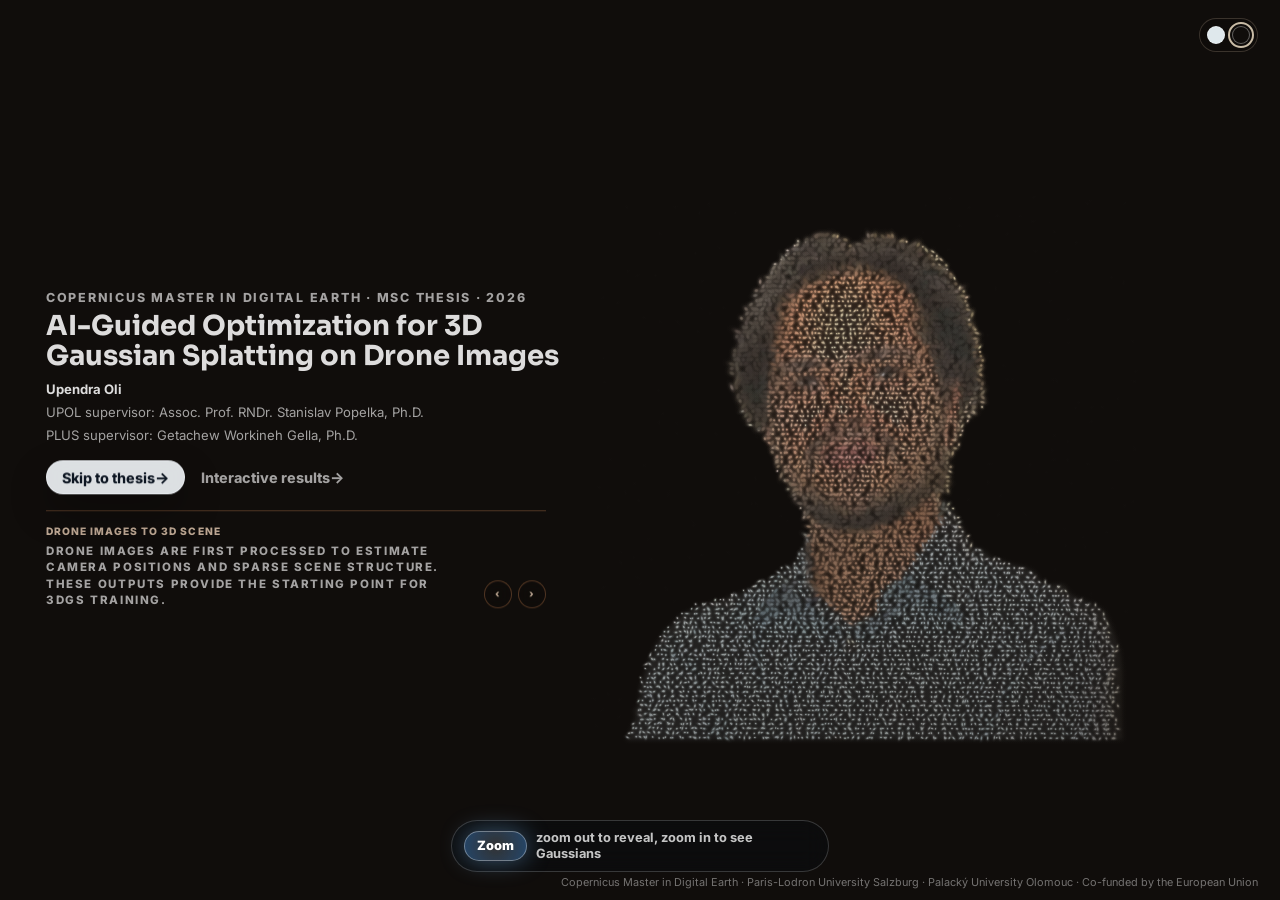
<file: index.html>
<!DOCTYPE html>
<html lang="en">
<head>
  <meta charset="UTF-8">
  <meta name="viewport" content="width=device-width, initial-scale=1.0">
  <title>AI-Guided 3DGS Thesis Home</title>
  <meta name="description" content="Interactive Gaussian home page for Upendra Oli's master's thesis on AI-guided 3D Gaussian Splatting optimization.">
  <!-- Google tag (gtag.js) -->
  <script async src="https://www.googletagmanager.com/gtag/js?id=G-BC9MPLSP0S"></script>
  <script>
    window.dataLayer = window.dataLayer || [];
    function gtag(){dataLayer.push(arguments);}
    gtag('js', new Date());

    gtag('config', 'G-BC9MPLSP0S');
  </script>
  <link rel="preconnect" href="https://fonts.googleapis.com">
  <link rel="preconnect" href="https://fonts.gstatic.com" crossorigin>
  <link rel="stylesheet" href="https://fonts.googleapis.com/css2?family=Inter:wght@400;500;600;700&family=Sora:wght@500;600;700;800&display=swap">
  <link rel="stylesheet" href="css/styles.css">
</head>
<body class="portal-page" data-home-theme="cloud">
  <main>
    <section class="gaussian-portal standalone" id="home" aria-label="Interactive Gaussian thesis home navigation">
      <canvas id="home-canvas" data-photo-src="assets/photo/8S0A2479cc1.png"></canvas>
      <div class="portal-vignette"></div>

      <header class="portal-title">
        <p>Copernicus Master in Digital Earth &middot; MSc Thesis &middot; 2026</p>
        <h1>AI-Guided Optimization for 3D Gaussian Splatting on Drone Images</h1>
        <div class="portal-meta">
          <strong>Upendra Oli</strong>
          <span>UPOL supervisor: Assoc. Prof. RNDr. Stanislav Popelka, Ph.D.</span>
          <span>PLUS supervisor: Getachew Workineh Gella, Ph.D.</span>
        </div>
        <div class="portal-title-actions" role="group" aria-label="Home page actions">
          <a href="pages/thesis.html">Skip to thesis <span aria-hidden="true">&rarr;</span></a>
          <a class="portal-secondary-action" href="https://geomatupen.github.io/Thesis-Results-Platform/">Interactive results <span aria-hidden="true">&rarr;</span></a>
        </div>
        <aside class="gaussian-fact-card" data-gaussian-facts aria-label="Gaussian Splatting notes">
          <div>
            <span data-gaussian-fact-heading>Drone images to 3D scene</span>
            <p data-gaussian-fact-text>Drone images are first processed to estimate camera positions and sparse scene structure. These outputs provide the starting point for 3DGS training.</p>
          </div>
          <div class="gaussian-fact-controls" role="group" aria-label="Gaussian note controls">
            <button type="button" data-gaussian-fact-prev aria-label="Previous note"><span aria-hidden="true">&lsaquo;</span></button>
            <button type="button" data-gaussian-fact-next aria-label="Next note"><span aria-hidden="true">&rsaquo;</span></button>
          </div>
        </aside>
      </header>

      <div class="theme-picker" role="group" aria-label="Home background theme picker">
        <button type="button" class="is-active" data-home-theme="cloud" aria-label="Light theme" aria-pressed="true"></button>
        <button type="button" data-home-theme="dark" aria-label="Dark theme" aria-pressed="false"></button>
      </div>

      <a class="portal-center-skip" href="pages/thesis.html">Skip to thesis <span aria-hidden="true">&rarr;</span></a>

      <div class="portal-zoom-prompt">
        <button type="button" id="portal-zoom">Zoom</button>
        <span>zoom out to reveal, zoom in to see Gaussians</span>
      </div>

      <p class="home-attribution">
        Copernicus Master in Digital Earth &middot; Paris-Lodron University Salzburg &middot; Palack&yacute; University Olomouc &middot; Co-funded by the European Union
      </p>
    </section>
  </main>

  <script src="js/script.js"></script>
</body>
</html>
</file>
<file: css/styles.css>
:root {
  --bg-main: #f4f7fa;
  --bg-section: #ffffff;
  --bg-section-alt: #eaeff4;
  --bg-muted: #f6f9fb;
  --text-main: #0d1b2a;
  --text-muted: #4c5a68;
  --accent-primary: #262d35;
  --accent-secondary: #4c5a68;
  --accent-data: #8a6c1f;
  --accent-soft: #dde3ea;
  --border-soft: #dde3ea;
  --card-bg: #ffffff;
  --figure-surface: #ffffff;
  --figure-surface-strong: #ffffff;
  --figure-surface-border: #dde3ea;
  --figure-muted: #526872;
  --heading: var(--accent-primary);
  --paper: var(--bg-main);
  --surface: var(--bg-section);
  --surface-soft: var(--bg-muted);
  --ink: var(--text-main);
  --muted: var(--text-muted);
  --line: var(--border-soft);
  --blue: var(--accent-primary);
  --copper: #8a6c1f;
  --amber: #c9a227;
  --green: #1f4d3d;
  --shadow: 0 16px 42px rgba(13, 27, 42, 0.1);
  --max: 1120px;
  --font-body: 'Inter', ui-sans-serif, system-ui, -apple-system, BlinkMacSystemFont, "Segoe UI", Arial, sans-serif;
  --font-heading: 'Sora', var(--font-body);
}

* {
  box-sizing: border-box;
}

html {
  scroll-behavior: smooth;
}

body {
  margin: 0;
  background: var(--paper);
  color: var(--ink);
  font-family: var(--font-body);
  line-height: 1.48;
  letter-spacing: 0;
}

h1,
h2,
h3,
h4,
.section-kicker,
.brand strong {
  font-family: var(--font-heading);
}

body[data-site-theme="dark"] {
  --bg-main: #0d1622;
  --bg-section: #15202c;
  --bg-section-alt: #1b2735;
  --bg-muted: #0f1a24;
  --text-main: #eef2f6;
  --text-muted: #a9b6c4;
  --accent-primary: #d7dde3;
  --accent-secondary: #8c9aab;
  --accent-data: #c9a227;
  --accent-soft: #24354a;
  --border-soft: #2b3b4c;
  --card-bg: #172230;
  --figure-surface: #ffffff;
  --figure-surface-strong: #ffffff;
  --figure-surface-border: #708992;
  --figure-muted: #526872;
  --heading: var(--accent-primary);
  --paper: var(--bg-main);
  --surface: var(--bg-section);
  --surface-soft: var(--bg-muted);
  --ink: var(--text-main);
  --muted: var(--text-muted);
  --line: var(--border-soft);
  --blue: var(--accent-primary);
  --copper: #c9a227;
  --amber: #c9a227;
  --green: #6fa08c;
  --shadow: 0 18px 46px rgba(0, 0, 0, 0.34);
}

body.portal-page {
  overflow: hidden;
  background: var(--home-bg, #160f0b);
  --home-text: rgba(255, 255, 255, 0.86);
  --home-muted: rgba(255, 255, 255, 0.62);
  --home-attribution: rgba(255, 255, 255, 0.42);
  --home-link: rgba(255, 226, 198, 0.72);
}

body.portal-page[data-home-theme="dark"] {
  --home-bg: #100d0b;
  --home-bg-rgb: 16, 13, 11;
}

body.portal-page[data-home-theme="cloud"] {
  --home-bg: #eaeff4;
  --home-bg-rgb: 234, 239, 244;
  --home-text: rgba(13, 27, 42, 0.9);
  --home-muted: rgba(76, 90, 104, 0.68);
  --home-attribution: rgba(76, 90, 104, 0.72);
  --home-link: rgba(27, 58, 92, 0.9);
}

img {
  display: block;
  max-width: 100%;
}

a {
  color: inherit;
}

h1,
h2,
h3,
p,
dl,
dd {
  margin-top: 0;
}

h1,
h2 {
  letter-spacing: 0;
}

h1 {
  max-width: 850px;
  margin-bottom: 14px;
  font-size: clamp(2rem, 4.2vw, 4.25rem);
  line-height: 1.03;
}

.thesis-page h1,
.thesis-page h2 {
  color: var(--heading);
}

h2 {
  max-width: 880px;
  margin-bottom: 0;
  font-size: clamp(1.35rem, 2.2vw, 2.2rem);
  line-height: 1.13;
}

p,
li,
dd,
dt {
  font-size: 0.94rem;
}

.site-header {
  position: sticky;
  top: 0;
  z-index: 30;
  display: flex;
  align-items: center;
  justify-content: space-between;
  min-height: 60px;
  padding: 0 max(18px, calc((100vw - var(--max)) / 2));
  background: color-mix(in srgb, var(--paper) 92%, white 8%);
  border-bottom: 1px solid rgba(29, 37, 48, 0.14);
  backdrop-filter: blur(16px);
}

.brand {
  display: inline-flex;
  align-items: center;
  gap: 10px;
  text-decoration: none;
}

.brand-mark {
  display: grid;
  place-items: center;
  width: 42px;
  height: 30px;
  color: white;
  background: var(--ink);
  border-radius: 3px;
  font-size: 0.72rem;
  font-weight: 800;
}

.brand strong,
.brand small {
  display: block;
}

.brand strong {
  font-size: 0.86rem;
  line-height: 1.1;
}

.brand small {
  color: var(--muted);
  font-size: 0.72rem;
}

.site-nav {
  display: flex;
  align-items: center;
  gap: 16px;
  color: var(--muted);
  font-size: 0.82rem;
  font-weight: 680;
}

.site-nav a {
  text-decoration: none;
}

.site-nav a:hover {
  color: var(--blue);
}

.site-theme-toggle {
  display: inline-flex;
  gap: 7px;
  padding: 5px;
  border: 1px solid var(--line);
  border-radius: 999px;
  background: color-mix(in srgb, var(--surface) 78%, transparent);
}

.site-theme-toggle button {
  position: relative;
  width: 18px;
  height: 18px;
  padding: 0;
  border: 1px solid rgba(255, 255, 255, 0.55);
  border-radius: 50%;
  cursor: pointer;
}

.site-theme-toggle button.is-active {
  outline: 2px solid var(--copper);
  outline-offset: 2px;
}

.site-theme-toggle [data-site-theme="cloud"] { background: #dfe8ec; }
.site-theme-toggle [data-site-theme="dark"] { background: #100d0b; }

.floating-theme-toggle {
  backdrop-filter: blur(12px);
}

.thesis-topbar {
  position: fixed;
  top: 22px;
  left: 50%;
  z-index: 40;
  display: grid;
  grid-template-columns: auto minmax(0, 1fr) auto;
  gap: 12px;
  align-items: center;
  width: min(1120px, calc(100% - 28px));
  padding: 0;
  transform: translateX(-50%);
  transition: padding 180ms ease, border-color 180ms ease, background 180ms ease, box-shadow 180ms ease;
}

.thesis-topbar.is-scrolled {
  top: 0;
  width: 100%;
  padding: 8px max(18px, calc((100vw - 1120px) / 2));
  border-bottom: 1px solid var(--border-soft);
  background: color-mix(in srgb, var(--bg-section) 88%, transparent);
  box-shadow: 0 16px 42px rgba(31, 42, 48, 0.12);
  backdrop-filter: blur(16px);
}

.thesis-home-link,
.thesis-topnav a {
  display: inline-flex;
  align-items: center;
  justify-content: center;
  min-height: 32px;
  color: var(--text-main);
  font-size: 0.78rem;
  font-weight: 720;
  text-decoration: none;
  white-space: nowrap;
}

.thesis-home-link {
  gap: 7px;
  padding: 0;
}

.thesis-home-link i {
  color: var(--accent-primary);
  font-size: 0.8rem;
}

.thesis-nav-toggle {
  display: none;
  align-items: center;
  justify-content: center;
  gap: 7px;
  min-height: 34px;
  padding: 0 12px;
  color: var(--text-main);
  font: inherit;
  font-size: 0.76rem;
  font-weight: 520;
  border: 0;
  border-radius: 999px;
  background: color-mix(in srgb, var(--accent-soft) 42%, transparent);
  cursor: pointer;
}

.thesis-nav-toggle i {
  color: var(--accent-primary);
  font-size: 0.82rem;
}

.thesis-topnav {
  display: flex;
  justify-content: center;
  gap: 2px;
  min-width: 0;
  overflow-x: auto;
  scrollbar-width: none;
}

.thesis-topnav::-webkit-scrollbar {
  display: none;
}

.thesis-topnav a {
  padding: 0 10px;
  color: var(--text-muted);
}

.thesis-home-link:hover,
.thesis-topnav a:hover,
.thesis-topnav a:focus {
  color: var(--accent-primary);
}

.thesis-topbar.is-scrolled .thesis-home-link,
.thesis-topbar.is-scrolled .thesis-topnav a {
  border-radius: 999px;
}

.thesis-topbar.is-scrolled .thesis-home-link {
  padding: 0 12px;
  background: color-mix(in srgb, var(--accent-soft) 52%, transparent);
}

.thesis-topbar.is-scrolled .thesis-topnav a:hover,
.thesis-topbar.is-scrolled .thesis-topnav a:focus {
  background: color-mix(in srgb, var(--accent-soft) 68%, transparent);
}

.thesis-topnav a::after,
.thesis-home-link::after {
  content: "";
  display: block;
  width: 0;
  height: 1px;
  background: var(--accent-primary);
  transition: width 160ms ease;
}

.thesis-topnav a,
.thesis-home-link {
  flex-direction: column;
  gap: 3px;
}

.thesis-home-link {
  flex-direction: row;
}

.thesis-topnav a:hover::after,
.thesis-topnav a:focus::after,
.thesis-home-link:hover::after,
.thesis-home-link:focus::after {
  width: 100%;
}

.top-floating-actions {
  position: fixed;
  top: 14px;
  right: 14px;
  z-index: 25;
  display: flex;
  align-items: center;
  gap: 8px;
}

.home-icon-link {
  position: relative;
  display: grid;
  place-items: center;
  width: 31px;
  height: 31px;
  color: var(--ink);
  background: color-mix(in srgb, var(--surface) 78%, transparent);
  border: 1px solid var(--line);
  border-radius: 50%;
  box-shadow: var(--shadow);
  backdrop-filter: blur(12px);
}

.home-icon-link span {
  position: relative;
  width: 13px;
  height: 10px;
  border: 1.6px solid currentColor;
  border-top: 0;
  border-radius: 1px;
}

.home-icon-link span::before {
  content: "";
  position: absolute;
  top: -7px;
  left: 1px;
  width: 9px;
  height: 9px;
  border-top: 1.6px solid currentColor;
  border-left: 1.6px solid currentColor;
  transform: rotate(45deg);
}

.nav-toggle {
  display: none;
  width: 40px;
  height: 40px;
  padding: 9px;
  border: 0;
  background: transparent;
}

.nav-toggle span {
  display: block;
  height: 2px;
  margin: 5px 0;
  background: var(--ink);
}

.hero,
.logos,
.section,
.metric-strip,
.site-footer {
  width: min(var(--max), calc(100% - 36px));
  margin-right: auto;
  margin-left: auto;
}

.gaussian-portal {
  position: relative;
  min-height: calc(100vh - 60px);
  overflow: hidden;
  background: var(--home-bg, #160f0b);
  color: white;
}

.gaussian-portal.standalone {
  min-height: 100vh;
}

#portrait-canvas,
#home-canvas {
  position: absolute;
  inset: 0;
  width: 100%;
  height: 100%;
  cursor: grab;
}

#portrait-canvas:active,
#home-canvas:active {
  cursor: grabbing;
}

.portal-shade,
.portal-vignette {
  position: absolute;
  inset: 0;
  pointer-events: none;
  background:
    radial-gradient(circle at 64% 45%, rgba(255, 255, 255, 0.04), transparent 24%),
    linear-gradient(90deg, rgba(13, 18, 25, 0.88), rgba(13, 18, 25, 0.55) 38%, rgba(13, 18, 25, 0.22)),
    linear-gradient(0deg, rgba(13, 18, 25, 0.85), rgba(13, 18, 25, 0.06) 44%);
}

.portal-vignette {
  z-index: 1;
  background:
    radial-gradient(circle at 50% 52%, transparent 24%, rgba(var(--home-bg-rgb, 22, 15, 11), 0.04) 54%, rgba(var(--home-bg-rgb, 22, 15, 11), 0.58) 100%),
    linear-gradient(180deg, rgba(var(--home-bg-rgb, 22, 15, 11), 0.1), rgba(var(--home-bg-rgb, 22, 15, 11), 0.52));
}

.theme-picker {
  position: absolute;
  top: 18px;
  right: 22px;
  z-index: 20;
  display: flex;
  flex-wrap: wrap;
  justify-content: center;
  gap: 7px;
  max-width: min(180px, calc(100% - 36px));
  padding: 7px;
  background: rgba(var(--home-bg-rgb, 22, 15, 11), 0.42);
  border: 1px solid rgba(255, 226, 198, 0.18);
  border-radius: 999px;
  pointer-events: auto;
  backdrop-filter: blur(10px);
}

.theme-picker button {
  position: relative;
  width: 18px;
  height: 18px;
  padding: 0;
  border: 1px solid rgba(255, 255, 255, 0.34);
  border-radius: 50%;
  cursor: pointer;
  touch-action: manipulation;
  transition: outline-color 150ms ease, transform 150ms ease;
}

.theme-picker button.is-active {
  outline: 2px solid rgba(255, 238, 211, 0.78);
  outline-offset: 2px;
}

.theme-picker button:hover,
.theme-picker button:focus-visible {
  transform: scale(1.16);
}

.site-theme-toggle button::after,
.theme-picker button::after {
  content: attr(aria-label);
  position: absolute;
  top: calc(100% + 10px);
  left: 50%;
  z-index: 10;
  padding: 5px 8px;
  border: 1px solid rgba(154, 90, 46, 0.28);
  border-radius: 999px;
  color: var(--home-text, var(--text-main));
  background: rgba(255, 255, 255, 0.86);
  box-shadow: 0 10px 24px rgba(31, 42, 48, 0.12);
  font-size: 0.68rem;
  font-weight: 720;
  line-height: 1;
  white-space: nowrap;
  opacity: 0;
  pointer-events: none;
  transform: translate(-50%, -3px);
  transition: opacity 140ms ease, transform 140ms ease;
  backdrop-filter: blur(10px);
}

.site-theme-toggle button:hover::after,
.theme-picker button:hover::after {
  opacity: 1;
  transform: translate(-50%, 0);
}

.site-theme-toggle button.theme-tooltip-suppressed:hover::after,
.theme-picker button.theme-tooltip-suppressed:hover::after {
  opacity: 0;
  transform: translate(-50%, -3px);
}

body[data-site-theme="dark"] .site-theme-toggle button::after,
body.portal-page[data-home-theme="dark"] .theme-picker button::after {
  border-color: rgba(211, 139, 87, 0.38);
  color: #fff5ec;
  background: rgba(16, 13, 11, 0.82);
}

.theme-picker [data-home-theme="cloud"] { background: #dfe8ec; }
.theme-picker [data-home-theme="dark"] { background: #100d0b; }

.portal-title {
  position: absolute;
  top: 50%;
  left: max(18px, calc((100vw - var(--max)) / 2 - 34px));
  z-index: 4;
  width: min(560px, calc(100% - 48px));
  color: var(--home-text);
  text-align: left;
  transform: translateY(-50%);
  opacity: var(--portal-title-opacity, 1);
  pointer-events: var(--portal-title-events, auto);
  transition: opacity 320ms ease, transform 320ms ease;
}

.portal-title p {
  margin-bottom: 5px;
  color: var(--home-muted);
  font-size: 0.78rem;
  line-height: 1.2;
  font-weight: 780;
  letter-spacing: 0.14em;
  text-transform: uppercase;
}

.portal-title h1 {
  max-width: 760px;
  margin: 0;
  font-size: clamp(1.35rem, 2.15vw, 2.05rem);
  line-height: 1.08;
  font-weight: 720;
}

.portal-meta {
  display: grid;
  gap: 2px;
  margin-top: 9px;
  color: var(--home-muted);
  font-size: 0.82rem;
  line-height: 1.6;
}

.portal-meta strong {
  color: var(--home-text);
  font-size: 0.82rem;
}

.portal-title-actions {
  display: flex;
  flex-wrap: wrap;
  justify-content: flex-start;
  gap: 9px;
  margin-top: 14px;
}

.portal-title-actions a,
.portal-title-actions button {
  display: inline-flex;
  align-items: center;
  justify-content: center;
  min-height: 34px;
  padding: 0 15px;
  border: 1px solid rgba(154, 90, 46, 0.28);
  border-radius: 999px;
  color: var(--home-text);
  background: rgba(255, 255, 255, 0.32);
  box-shadow: 0 12px 30px rgba(31, 42, 48, 0.1);
  font: inherit;
  font-size: 0.9rem;
  font-weight: 760;
  text-decoration: none;
  cursor: pointer;
  backdrop-filter: blur(14px);
  transition: transform 160ms ease, border-color 160ms ease, background 160ms ease;
}

.portal-title-actions a:not(.portal-secondary-action),
.portal-center-skip {
  border-color: color-mix(in srgb, var(--accent-primary) 78%, transparent);
  color: #fff;
  background: color-mix(in srgb, var(--accent-primary) 92%, transparent);
  box-shadow: 0 14px 34px rgba(31, 42, 48, 0.18);
}

.portal-title-actions a span {
  font-size: 1.05em;
  line-height: 1;
}

.portal-center-skip {
  position: absolute;
  left: 50%;
  top: 50%;
  z-index: 6;
  display: inline-flex;
  align-items: center;
  justify-content: center;
  min-height: 34px;
  padding: 0 15px;
  border: 1px solid color-mix(in srgb, var(--accent-primary) 78%, transparent);
  border-radius: 999px;
  color: #fff;
  background: color-mix(in srgb, var(--accent-primary) 92%, transparent);
  box-shadow: 0 14px 34px rgba(31, 42, 48, 0.18);
  font-size: 0.84rem;
  font-weight: 760;
  text-decoration: none;
  opacity: var(--portal-skip-opacity, 0);
  pointer-events: var(--portal-skip-events, none);
  transform: translate(-50%, -50%);
  backdrop-filter: blur(14px);
  transition: opacity 320ms ease, transform 160ms ease, border-color 160ms ease, background 160ms ease;
}

.portal-center-skip:hover {
  border-color: var(--accent-primary);
  background: color-mix(in srgb, var(--accent-primary) 82%, black);
  transform: translate(-50%, calc(-50% - 1px));
}

.portal-center-skip span {
  margin-left: 6px;
  font-size: 1.05em;
  line-height: 1;
}

.portal-title-actions a:hover,
.portal-title-actions button:hover {
  transform: translateY(-1px);
  border-color: var(--accent-primary);
  background: color-mix(in srgb, var(--accent-primary) 82%, black);
}

body.portal-page[data-home-theme="dark"] .portal-title-actions a,
body.portal-page[data-home-theme="dark"] .portal-title-actions button,
body.portal-page[data-home-theme="dark"] .portal-center-skip {
  border-color: rgba(211, 139, 87, 0.38);
  background: rgba(16, 13, 11, 0.34);
}

body.portal-page[data-home-theme="dark"] .portal-title-actions a:not(.portal-secondary-action),
body.portal-page[data-home-theme="dark"] .portal-center-skip {
  border-color: rgba(238, 242, 246, 0.76);
  color: #0d1622;
  background: rgba(238, 242, 246, 0.92);
  box-shadow: 0 16px 38px rgba(0, 0, 0, 0.28);
}

body.portal-page[data-home-theme="dark"] .portal-title-actions a:hover,
body.portal-page[data-home-theme="dark"] .portal-title-actions button:hover,
body.portal-page[data-home-theme="dark"] .portal-center-skip:hover {
  border-color: rgba(211, 139, 87, 0.68);
  background: rgba(16, 13, 11, 0.56);
}

body.portal-page[data-home-theme="dark"] .portal-title-actions a:not(.portal-secondary-action):hover,
body.portal-page[data-home-theme="dark"] .portal-center-skip:hover {
  border-color: #ffffff;
  background: #ffffff;
}

.portal-title-actions .portal-secondary-action,
body.portal-page[data-home-theme="dark"] .portal-title-actions .portal-secondary-action {
  border-color: transparent;
  background: transparent;
  box-shadow: none;
  color: var(--home-muted);
  padding-inline: 6px;
  backdrop-filter: none;
}

.portal-title-actions .portal-secondary-action:hover,
body.portal-page[data-home-theme="dark"] .portal-title-actions .portal-secondary-action:hover {
  border-color: transparent;
  background: transparent;
  color: var(--home-text);
  transform: translateY(-1px);
}

.gaussian-fact-card {
  display: grid;
  grid-template-columns: minmax(0, 1fr) auto;
  gap: 14px;
  align-items: end;
  width: min(500px, 100%);
  min-height: 98px;
  margin-top: 16px;
  padding-top: 12px;
  border-top: 1px solid rgba(154, 90, 46, 0.24);
  color: var(--home-muted);
}

.gaussian-fact-card span {
  display: block;
  margin-bottom: 4px;
  color: var(--home-link);
  font-size: 0.64rem;
  font-weight: 820;
  letter-spacing: 0.1em;
  text-transform: uppercase;
}

.gaussian-fact-card p {
  max-width: 430px;
  min-height: 42px;
  margin: 0;
  font-size: 0.72rem;
  line-height: 1.42;
}

.gaussian-fact-controls {
  display: flex;
  gap: 6px;
}

.gaussian-fact-controls button {
  display: inline-grid;
  place-items: center;
  width: 28px;
  height: 28px;
  padding: 0;
  border: 1px solid rgba(154, 90, 46, 0.28);
  border-radius: 50%;
  color: var(--home-text);
  background: rgba(255, 255, 255, 0.22);
  font: inherit;
  font-size: 1rem;
  font-weight: 720;
  line-height: 1;
  cursor: pointer;
  backdrop-filter: blur(12px);
}

.gaussian-fact-controls button span {
  transform: translateY(1px);
}

.gaussian-fact-controls button:hover {
  border-color: rgba(154, 90, 46, 0.56);
  background: rgba(255, 255, 255, 0.42);
}

body.portal-page[data-home-theme="dark"] .gaussian-fact-card {
  border-top-color: rgba(211, 139, 87, 0.32);
}

body.portal-page[data-home-theme="dark"] .gaussian-fact-controls button {
  border-color: rgba(211, 139, 87, 0.34);
  background: rgba(16, 13, 11, 0.3);
}

.portal-copy {
  position: relative;
  z-index: 2;
  width: min(560px, calc(100% - 36px));
  padding: clamp(42px, 9vh, 86px) 0 0 max(18px, calc((100vw - var(--max)) / 2));
}

.portal-copy h1 {
  max-width: 520px;
  margin-bottom: 12px;
  font-size: clamp(2rem, 5vw, 4.2rem);
}

.portal-copy p:not(.eyebrow) {
  max-width: 520px;
  margin-bottom: 18px;
  color: rgba(255, 255, 255, 0.78);
}

.portal-actions {
  display: flex;
  flex-wrap: wrap;
  gap: 8px;
}

.portal-actions .button.secondary {
  color: white;
  border-color: rgba(255, 255, 255, 0.5);
}

.portal-nodes {
  position: absolute;
  inset: 0;
  z-index: 3;
  opacity: var(--portal-node-opacity, 0);
  pointer-events: var(--portal-node-events, none);
  transition: opacity 420ms ease;
}

.portal-nodes a {
  position: absolute;
  left: var(--x);
  top: var(--y);
  display: grid;
  place-items: center;
  width: 124px;
  height: 58px;
  padding: 0;
  color: #1b252b;
  background: transparent;
  border: 0;
  font-size: 0.7rem;
  font-weight: 820;
  text-align: center;
  text-decoration: none;
  transform: translate(-50%, -50%) scale(var(--portal-node-scale, 0.86));
  transition: transform 360ms ease;
}

.portal-nodes a i {
  position: absolute;
  inset: 7px 5px;
  border-radius: 50%;
  background:
    radial-gradient(ellipse at 43% 42%, rgba(255, 255, 250, 0.94) 0 13%, rgba(231, 238, 241, 0.82) 34%, rgba(185, 118, 76, 0.2) 61%, rgba(185, 118, 76, 0.08) 78%, rgba(185, 118, 76, 0.025) 90%, rgba(185, 118, 76, 0) 100%);
  box-shadow:
    0 0 16px rgba(255, 255, 250, 0.56),
    0 0 32px rgba(168, 99, 53, 0.16);
  transform: rotate(-9deg) scaleX(1.34) scaleY(0.78);
  transition: background 260ms ease, box-shadow 260ms ease, transform 260ms ease;
}

.portal-nodes a span {
  position: relative;
  z-index: 1;
  max-width: 78px;
  padding: 0;
  color: inherit;
  text-shadow:
    -1px 0 4px rgba(255, 255, 252, 0.84),
    1px 0 4px rgba(255, 255, 252, 0.84),
    0 -1px 4px rgba(255, 255, 252, 0.84),
    0 1px 4px rgba(255, 255, 252, 0.84),
    0 0 12px rgba(223, 232, 236, 0.72);
  white-space: nowrap;
}

.portal-nodes a:hover {
  transform: translate(-50%, -50%) scale(1);
}

.portal-nodes a:hover,
.portal-nodes a:focus {
  color: #1b252b;
}

.portal-nodes a:hover i,
.portal-nodes a:focus i {
  background:
    radial-gradient(ellipse at 43% 42%, rgba(255, 255, 252, 0.98) 0 14%, rgba(231, 238, 241, 0.9) 34%, rgba(185, 118, 76, 0.26) 62%, rgba(185, 118, 76, 0.1) 80%, rgba(185, 118, 76, 0.025) 91%, rgba(185, 118, 76, 0) 100%);
  box-shadow:
    0 0 18px rgba(255, 255, 252, 0.64),
    0 0 38px rgba(168, 99, 53, 0.22);
  transform: rotate(-9deg) scaleX(1.42) scaleY(0.84);
}

body.portal-page[data-home-theme="dark"] .portal-nodes a,
body.portal-page[data-home-theme="dark"] .home-menu-toggle,
body.portal-page[data-home-theme="dark"] .home-menu-list a {
  color: #fff5ec;
}

body.portal-page[data-home-theme="dark"] .portal-nodes a i,
body.portal-page[data-home-theme="dark"] .home-menu-toggle i,
body.portal-page[data-home-theme="dark"] .home-menu-list a i {
  background:
    radial-gradient(circle at 48% 45%, rgba(255, 238, 213, 0.9) 0 12%, rgba(215, 149, 91, 0.58) 34%, rgba(168, 99, 53, 0.2) 63%, rgba(168, 99, 53, 0.06) 82%, rgba(168, 99, 53, 0) 100%);
  box-shadow:
    0 0 14px rgba(255, 238, 213, 0.24),
    0 0 34px rgba(215, 149, 91, 0.22);
}

body.portal-page[data-home-theme="dark"] .portal-nodes a span,
body.portal-page[data-home-theme="dark"] .home-menu-toggle i,
body.portal-page[data-home-theme="dark"] .home-menu-list a i {
  text-shadow:
    0 1px 2px rgba(16, 13, 11, 0.65),
    0 0 9px rgba(215, 149, 91, 0.42);
}

body.portal-page[data-home-theme="dark"] .home-menu-toggle i::before {
  opacity: 0.54;
  box-shadow:
    0 -4px 0 rgba(255, 245, 236, 0.54),
    0 4px 0 rgba(255, 245, 236, 0.54),
    0 0 6px rgba(215, 149, 91, 0.42);
}

.portal-hint {
  position: absolute;
  right: max(18px, calc((100vw - var(--max)) / 2));
  bottom: 22px;
  z-index: 3;
  padding: 8px 11px;
  color: rgba(255, 255, 255, 0.76);
  background: rgba(13, 18, 25, 0.56);
  border: 1px solid rgba(255, 255, 255, 0.2);
  border-radius: 999px;
  font-size: 0.78rem;
  font-weight: 720;
}

.portal-zoom-prompt {
  position: absolute;
  left: 50%;
  bottom: 28px;
  z-index: 4;
  display: flex;
  align-items: center;
  gap: 9px;
  padding: 9px 12px;
  color: rgba(255, 255, 255, 0.76);
  background: rgba(8, 12, 18, 0.42);
  border: 1px solid rgba(255, 255, 255, 0.18);
  border-radius: 999px;
  transform: translateX(-50%);
  backdrop-filter: blur(12px);
}

.portal-zoom-prompt button {
  min-height: 30px;
  padding: 0 12px;
  color: white;
  background:
    radial-gradient(circle at 50% 50%, rgba(255, 255, 255, 0.16), rgba(40, 79, 120, 0.88));
  border: 1px solid rgba(255, 255, 255, 0.34);
  border-radius: 999px;
  box-shadow: 0 0 24px rgba(103, 160, 215, 0.48);
  font: inherit;
  font-size: 0.8rem;
  font-weight: 850;
  cursor: pointer;
}

.portal-zoom-prompt span {
  max-width: min(280px, calc(100vw - 130px));
  font-size: 0.8rem;
  font-weight: 720;
  line-height: 1.25;
}

.home-gaussian-menu {
  position: absolute;
  right: 22px;
  top: 50%;
  z-index: 8;
  display: grid;
  gap: 6px;
  transform: translateY(-50%);
}

.home-menu-toggle,
.home-menu-list a {
  position: relative;
  display: grid;
  place-items: center;
  width: 26px;
  height: 26px;
  padding: 0;
  color: #1b252b;
  background: transparent;
  border: 0;
  font: inherit;
  font-size: 0.62rem;
  font-weight: 850;
  text-decoration: none;
  cursor: pointer;
}

.home-menu-toggle {
  width: 38px;
  height: 38px;
}

.home-menu-list a {
  width: 24px;
  height: 24px;
}

.home-menu-toggle i,
.home-menu-list a i {
  position: absolute;
  inset: 1px;
  display: grid;
  place-items: center;
  border-radius: 50%;
  background:
    radial-gradient(circle at 48% 45%, rgba(255, 255, 250, 0.96) 0 13%, rgba(231, 238, 241, 0.82) 34%, rgba(185, 118, 76, 0.24) 61%, rgba(185, 118, 76, 0.08) 80%, rgba(185, 118, 76, 0.02) 92%, rgba(185, 118, 76, 0) 100%);
  box-shadow:
    0 0 14px rgba(255, 255, 250, 0.56),
    0 0 30px rgba(168, 99, 53, 0.2);
  color: #1b252b;
  font-size: 0.58rem;
  font-style: normal;
  font-weight: 900;
  text-shadow:
    0 1px 0 rgba(255, 255, 255, 0.55),
    0 0 7px rgba(223, 232, 236, 0.55);
  transform: none;
}

.home-menu-toggle i::before {
  content: "";
  width: 11px;
  height: 1.4px;
  background: currentColor;
  border-radius: 999px;
  opacity: 0.42;
  box-shadow:
    0 -4px 0 rgba(27, 37, 43, 0.42),
    0 4px 0 rgba(27, 37, 43, 0.42),
    0 0 5px rgba(255, 255, 252, 0.45);
}

.home-menu-toggle i::after {
  content: "";
  display: none;
}

.home-menu-toggle span,
.home-menu-list a span {
  position: absolute;
  right: 34px;
  padding: 5px 8px;
  color: rgba(255, 246, 232, 0.95);
  background: rgba(50, 27, 17, 0.62);
  border: 1px solid rgba(198, 128, 77, 0.55);
  border-radius: 999px;
  font-size: 0.72rem;
  white-space: nowrap;
  opacity: 0;
  pointer-events: none;
  text-shadow: 0 0 10px rgba(198, 128, 77, 0.76);
  transform: translateX(6px);
  transition: opacity 160ms ease, transform 160ms ease;
  backdrop-filter: blur(8px);
}

.home-menu-toggle span {
  opacity: 0;
  transform: translateX(6px);
}

.home-menu-toggle:hover span,
.home-menu-toggle:focus span,
.home-gaussian-menu.is-open .home-menu-toggle span {
  opacity: 1;
  transform: translateX(0);
}

.home-menu-list {
  display: grid;
  gap: 8px;
  opacity: 0;
  pointer-events: none;
  transform: translateX(10px);
  transition: opacity 180ms ease, transform 180ms ease;
}

.home-gaussian-menu.is-open .home-menu-list,
.home-gaussian-menu:focus-within .home-menu-list,
.home-gaussian-menu:hover .home-menu-list {
  opacity: 1;
  pointer-events: auto;
  transform: translateX(0);
}

.home-gaussian-menu.is-open .home-menu-list a span,
.home-gaussian-menu:hover .home-menu-list a span,
.home-gaussian-menu:focus-within .home-menu-list a span,
.home-menu-list a:hover span,
.home-menu-list a:focus span {
  opacity: 1;
  transform: translateX(0);
}

.home-menu-list a:hover i,
.home-menu-toggle:hover i {
  background:
    radial-gradient(circle at 48% 45%, rgba(255, 255, 252, 1) 0 14%, rgba(231, 238, 241, 0.9) 34%, rgba(185, 118, 76, 0.3) 62%, rgba(185, 118, 76, 0.1) 82%, rgba(185, 118, 76, 0.025) 92%, rgba(185, 118, 76, 0) 100%);
  box-shadow:
    0 0 18px rgba(255, 255, 252, 0.66),
    0 0 38px rgba(168, 99, 53, 0.24);
}

.home-attribution {
  position: absolute;
  right: 22px;
  bottom: 10px;
  z-index: 7;
  width: min(1180px, calc(100% - 44px));
  margin: 0;
  color: var(--home-attribution);
  font-size: 0.68rem;
  line-height: 1.35;
  text-align: right;
}

.home-attribution a {
  color: var(--home-link);
  text-decoration: none;
}

.return-portal {
  position: fixed;
  right: 16px;
  bottom: 16px;
  z-index: 25;
  padding: 8px 11px;
  color: white;
  background: rgba(29, 37, 48, 0.84);
  border: 1px solid rgba(255, 255, 255, 0.2);
  border-radius: 999px;
  font-size: 0.78rem;
  font-weight: 760;
  text-decoration: none;
  backdrop-filter: blur(10px);
}

.gaussian-shortcuts {
  position: fixed;
  right: 16px;
  top: 50%;
  z-index: 24;
  display: grid;
  gap: 8px;
  transform: translateY(-50%);
}

.gaussian-shortcuts a {
  position: relative;
  display: grid;
  place-items: center;
  width: 42px;
  height: 42px;
  color: white;
  text-decoration: none;
}

.gaussian-shortcuts span {
  position: absolute;
  inset: 2px;
  border-radius: 50%;
  background:
    radial-gradient(circle, rgba(255, 238, 211, 0.96) 0 9%, rgba(200, 130, 79, 0.82) 28%, rgba(130, 76, 47, 0.2) 68%, transparent 80%);
  box-shadow: 0 0 20px rgba(218, 149, 91, 0.5);
}

.gaussian-shortcuts em {
  position: absolute;
  right: 46px;
  padding: 5px 8px;
  color: var(--ink);
  background: var(--surface);
  border: 1px solid var(--line);
  border-radius: 999px;
  box-shadow: var(--shadow);
  font-size: 0.72rem;
  font-style: normal;
  font-weight: 760;
  white-space: nowrap;
  opacity: 0;
  pointer-events: none;
  transform: translateX(6px);
  transition: opacity 160ms ease, transform 160ms ease;
}

.gaussian-shortcuts a:hover em {
  opacity: 1;
  transform: translateX(0);
}

.hero {
  display: grid;
  grid-template-columns: minmax(0, 0.94fr) minmax(0, 1.06fr);
  gap: 28px;
  align-items: stretch;
  padding: 34px 0 22px;
}

.hero-media {
  min-height: 360px;
  background: var(--ink);
  border: 1px solid var(--line);
}

.hero-media img {
  width: 100%;
  height: 100%;
  object-fit: cover;
}

.hero-copy {
  display: flex;
  flex-direction: column;
  justify-content: center;
  padding: 22px 0;
}

.eyebrow {
  margin-bottom: 9px;
  color: var(--copper);
  font-size: 0.7rem;
  font-weight: 820;
  letter-spacing: 0.12em;
  text-transform: uppercase;
}

.lead {
  max-width: 760px;
  margin-bottom: 20px;
  color: var(--muted);
  font-size: 1.02rem;
}

.thesis-meta {
  display: grid;
  grid-template-columns: repeat(2, minmax(0, 1fr));
  gap: 8px;
  margin-bottom: 0;
}

.thesis-meta div {
  padding: 10px 12px;
  background: var(--surface);
  border: 1px solid var(--line);
}

.thesis-meta dt {
  margin-bottom: 2px;
  color: var(--muted);
  font-size: 0.72rem;
  font-weight: 780;
  text-transform: uppercase;
}

.thesis-meta dd {
  margin-bottom: 0;
  font-weight: 650;
}

.logos {
  display: grid;
  grid-template-columns: repeat(4, minmax(0, 1fr));
  gap: 18px;
  align-items: center;
  padding: 14px 0 28px;
}

.logos img {
  width: 100%;
  max-height: 45px;
  object-fit: contain;
}

.section {
  padding: 42px 0;
  border-top: 1px solid var(--line);
}

.two-column {
  display: grid;
  grid-template-columns: minmax(260px, 0.72fr) minmax(0, 1fr);
  gap: 42px;
}

.section-title {
  margin-bottom: 20px;
}

.two-column .section-title {
  margin-bottom: 0;
}

.section-title.narrow {
  max-width: 850px;
}

.prose {
  color: var(--muted);
}

.prose p:last-child {
  margin-bottom: 0;
}

.prose.compact {
  max-width: 880px;
  margin-bottom: 18px;
}

.metric-strip {
  display: grid;
  grid-template-columns: repeat(5, minmax(0, 1fr));
  gap: 1px;
  padding: 0;
  overflow: hidden;
  background: var(--line);
  border: 1px solid var(--line);
}

.metric-strip article,
.results-summary article {
  background: var(--surface);
  padding: 15px;
}

.metric-strip strong,
.results-summary strong {
  display: block;
  color: var(--blue);
  font-size: 1.7rem;
  line-height: 1;
}

.metric-strip span,
.results-summary span {
  display: block;
  margin-top: 7px;
  color: var(--muted);
  font-size: 0.78rem;
  font-weight: 680;
}

.objective-grid {
  display: grid;
  grid-template-columns: repeat(5, minmax(0, 1fr));
  gap: 10px;
}

.objective-grid article,
.method-grid article {
  padding: 15px;
  background: var(--surface);
  border: 1px solid var(--line);
}

.objective-grid span {
  display: block;
  margin-bottom: 14px;
  color: var(--blue);
  font-size: 0.78rem;
  font-weight: 850;
}

.objective-grid p,
.method-grid p {
  margin-bottom: 0;
  color: var(--muted);
  font-size: 0.88rem;
}

.method-grid {
  display: grid;
  grid-template-columns: repeat(4, minmax(0, 1fr));
  gap: 10px;
  margin-bottom: 16px;
}

.method-grid strong {
  display: block;
  margin-bottom: 7px;
  font-size: 0.92rem;
}

.figure-row {
  display: grid;
  grid-template-columns: minmax(0, 1.25fr) minmax(260px, 0.75fr);
  gap: 12px;
}

.figure-grid {
  display: grid;
  gap: 12px;
}

.figure-grid.three {
  grid-template-columns: repeat(3, minmax(0, 1fr));
}

.comparison-grid,
.platform-grid {
  display: grid;
  grid-template-columns: repeat(4, minmax(0, 1fr));
  gap: 10px;
}

.platform-grid {
  grid-template-columns: repeat(3, minmax(0, 1fr));
}

.figure-card {
  margin: 0;
  padding: 9px;
  background: var(--surface);
  border: 1px solid var(--line);
}

.figure-card.large img {
  aspect-ratio: 16 / 8.5;
}

.figure-button {
  display: block;
  width: 100%;
  padding: 0;
  border: 0;
  background: transparent;
  cursor: zoom-in;
}

.figure-button img {
  width: 100%;
  aspect-ratio: 16 / 10;
  object-fit: contain;
  background: var(--surface-soft);
}

.comparison-grid .figure-button img,
.platform-grid .figure-button img {
  object-fit: cover;
}

figcaption {
  margin-top: 7px;
  color: var(--muted);
  font-size: 0.76rem;
}

.evidence-section {
  background:
    linear-gradient(90deg, rgba(40, 79, 120, 0.055), transparent 35%),
    var(--paper);
}

.results-summary {
  display: grid;
  grid-template-columns: repeat(4, minmax(0, 1fr));
  gap: 8px;
  margin-bottom: 14px;
}

.tabs {
  margin-top: 14px;
}

.tab-list {
  display: flex;
  flex-wrap: wrap;
  gap: 6px;
  margin-bottom: 12px;
}

.tab {
  min-height: 34px;
  padding: 0 12px;
  color: var(--muted);
  background: var(--surface);
  border: 1px solid var(--line);
  border-radius: 3px;
  font: inherit;
  font-size: 0.82rem;
  font-weight: 750;
  cursor: pointer;
}

.tab.is-active {
  color: white;
  background: var(--blue);
  border-color: var(--blue);
}

.tab-panel {
  display: none;
}

.tab-panel.is-active {
  display: block;
}

.action-row {
  display: flex;
  flex-wrap: wrap;
  gap: 8px;
  margin-top: 14px;
}

.button {
  display: inline-flex;
  align-items: center;
  justify-content: center;
  min-height: 38px;
  padding: 0 14px;
  color: white;
  background: var(--blue);
  border: 1px solid var(--blue);
  border-radius: 3px;
  text-decoration: none;
  font-size: 0.86rem;
  font-weight: 780;
}

.button.secondary {
  color: var(--blue);
  background: transparent;
}

.conclusion {
  max-width: 920px;
  text-align: center;
}

.conclusion h2 {
  margin-inline: auto;
}

.conclusion p:not(.eyebrow) {
  max-width: 780px;
  margin: 14px auto 0;
  color: var(--muted);
}

.link-grid {
  display: grid;
  grid-template-columns: repeat(7, minmax(0, 1fr));
  gap: 8px;
}

.link-card {
  min-height: 105px;
  padding: 13px;
  background: var(--surface);
  border: 1px solid var(--line);
  text-decoration: none;
}

.link-card:hover {
  border-color: var(--blue);
  box-shadow: var(--shadow);
}

.link-card.disabled {
  color: var(--muted);
  cursor: default;
}

.link-card.disabled:hover {
  border-color: var(--line);
  box-shadow: none;
}

.link-card strong,
.link-card span {
  display: block;
}

.link-card strong {
  font-size: 0.92rem;
}

.link-card span {
  margin-top: 8px;
  color: var(--muted);
  font-size: 0.76rem;
}

.site-footer {
  display: flex;
  align-items: center;
  justify-content: space-between;
  gap: 18px;
  padding: 22px 0 34px;
  color: var(--muted);
  border-top: 1px solid var(--line);
}

.site-footer strong,
.site-footer span {
  display: block;
}

.site-footer strong {
  color: var(--ink);
}

.site-footer a {
  color: var(--blue);
  font-size: 0.86rem;
  font-weight: 760;
  text-decoration: none;
}

.figure-modal {
  position: fixed;
  inset: 50% auto auto 50%;
  transform: translate(-50%, -50%);
  width: min(1320px, calc(100vw - 28px));
  max-height: calc(100vh - 32px);
  margin: 0;
  padding: 56px 12px 12px;
  border: 1px solid #d4e0e4;
  background: #ffffff;
  box-shadow: var(--shadow);
}

.figure-modal::backdrop {
  background: rgba(13, 18, 24, 0.72);
}

.figure-modal figure {
  margin: 0;
}

.figure-modal-canvas {
  overflow: hidden;
  width: 100%;
  max-height: calc(100vh - 142px);
  background: #ffffff;
  border: 1px solid #edf2f4;
  cursor: zoom-in;
  touch-action: none;
}

.figure-modal-canvas.has-document {
  overflow: auto;
  height: calc(100vh - 142px);
  cursor: default;
  touch-action: auto;
}

.figure-modal-canvas.is-zoomed {
  cursor: grab;
}

.figure-modal-canvas.is-zoomed:active {
  cursor: grabbing;
}

.figure-modal img {
  display: block;
  width: 100%;
  max-height: calc(100vh - 144px);
  object-fit: contain;
  background: #ffffff;
  transform-origin: center center;
  transition: transform 0.12s ease;
  user-select: none;
  -webkit-user-drag: none;
}

.figure-modal-document {
  display: block;
  width: 100%;
  height: 100%;
  min-height: min(76vh, 820px);
  background: #ffffff;
  border: 0;
}

.figure-modal-document[hidden],
.figure-modal-controls[hidden] {
  display: none;
}

.figure-modal figcaption {
  color: #1f2a30;
  font-weight: 650;
}

.figure-modal-actions {
  position: absolute;
  top: 12px;
  right: 82px;
  display: flex;
  flex-wrap: wrap;
  justify-content: flex-end;
  gap: 10px;
  margin-top: 0;
}

.figure-modal-actions[hidden] {
  display: none;
}

.figure-modal-actions a {
  display: inline-flex;
  align-items: center;
  gap: 7px;
  min-height: 32px;
  padding: 0 11px;
  color: var(--accent-primary);
  background: var(--surface-soft);
  border: 1px solid var(--line);
  border-radius: 999px;
  font-size: 0.78rem;
  font-weight: 760;
  text-decoration: none;
}

.figure-modal-actions a:hover,
.figure-modal-actions a:focus {
  color: white;
  background: var(--accent-primary);
  border-color: var(--accent-primary);
}

.figure-modal-controls {
  position: absolute;
  top: 12px;
  left: 12px;
  display: flex;
  gap: 8px;
}

.figure-modal-controls button {
  display: inline-grid;
  place-items: center;
  width: 32px;
  height: 32px;
  color: #1f2a30;
  background: #ffffff;
  border: 1px solid #d4e0e4;
  border-radius: 999px;
  cursor: pointer;
}

.figure-modal-controls button:hover,
.figure-modal-controls button:focus {
  color: #ffffff;
  background: #9a5a2e;
  border-color: #9a5a2e;
}

.modal-close {
  position: absolute;
  top: 12px;
  right: 12px;
  float: none;
  margin-bottom: 0;
  padding: 6px 10px;
  color: #1f2a30;
  background: #ffffff;
  border: 1px solid #d4e0e4;
  border-radius: 3px;
  font: inherit;
  font-size: 0.8rem;
  font-weight: 650;
  cursor: pointer;
}

.modal-close:hover,
.modal-close:focus {
  color: #ffffff;
  background: #9a5a2e;
  border-color: #9a5a2e;
}

@media (max-width: 640px) {
  .figure-modal {
    padding-top: 132px;
  }

  .figure-modal-actions {
    top: 52px;
    right: 12px;
    left: 12px;
  }

  .figure-modal-controls {
    top: 92px;
  }
}

.thesis-page {
  position: relative;
  overflow-x: hidden;
}

.thesis-page::before,
.thesis-page::after {
  content: "";
  position: fixed;
  z-index: -1;
  width: 52vw;
  height: 34vw;
  pointer-events: none;
  background:
    radial-gradient(ellipse at 50% 50%, rgba(255, 255, 252, 0.44) 0 12%, rgba(168, 99, 53, 0.08) 42%, rgba(168, 99, 53, 0) 72%);
  filter: blur(2px);
}

.thesis-page::before {
  top: 28vh;
  left: -18vw;
  transform: rotate(-12deg);
}

.thesis-page::after {
  right: -20vw;
  bottom: 10vh;
  transform: rotate(16deg);
}

.thesis-page h1 {
  max-width: 780px;
  font-size: clamp(1.45rem, 3vw, 2.65rem);
  line-height: 1.06;
}

.thesis-page h2 {
  max-width: 820px;
  font-size: clamp(1.08rem, 1.75vw, 1.6rem);
  line-height: 1.18;
}

.thesis-page .lead {
  max-width: 650px;
  font-size: 0.96rem;
}

.hero-meta-plain {
  display: grid;
  grid-template-columns: repeat(2, minmax(0, 1fr));
  gap: 6px 22px;
  max-width: 620px;
  margin-bottom: 0;
}

.hero-meta-plain div {
  display: grid;
  grid-template-columns: minmax(120px, 0.56fr) minmax(0, 1fr);
  gap: 10px;
}

.hero-meta-plain dt {
  color: var(--muted);
  font-size: 0.7rem;
  font-weight: 820;
  text-transform: uppercase;
}

.hero-meta-plain dd {
  margin: 0;
  font-size: 0.84rem;
  font-weight: 700;
}

.thesis-hero {
  position: relative;
  min-height: min(720px, 86vh);
  display: flex;
  align-items: flex-start;
  padding: clamp(74px, 12vh, 118px) max(18px, calc((100vw - var(--max)) / 2)) 42px;
  overflow: hidden;
  background:
    linear-gradient(90deg, rgba(223, 232, 236, 0.96) 0%, rgba(223, 232, 236, 0.86) 34%, rgba(223, 232, 236, 0.34) 68%, rgba(223, 232, 236, 0.08) 100%),
    var(--hero-image) center / cover no-repeat;
}

body[data-site-theme="dark"] .thesis-hero {
  background:
    linear-gradient(90deg, rgba(16, 13, 11, 0.96) 0%, rgba(16, 13, 11, 0.84) 38%, rgba(16, 13, 11, 0.42) 72%, rgba(16, 13, 11, 0.12) 100%),
    var(--hero-image) center / cover no-repeat;
}

.thesis-hero::after {
  content: "";
  position: absolute;
  inset: auto 0 0;
  height: 42%;
  background: linear-gradient(180deg, transparent, var(--paper));
  pointer-events: none;
}

.thesis-hero-copy {
  position: relative;
  z-index: 1;
  width: min(720px, 100%);
}

.thesis-page .objective-grid article,
.thesis-page .method-grid article,
.thesis-page .figure-card,
.thesis-page .metric-strip article,
.thesis-page .results-summary article,
.thesis-page .link-card {
  background: color-mix(in srgb, var(--surface) 82%, transparent);
  backdrop-filter: blur(14px);
}

.thesis-page .section {
  position: relative;
  width: min(var(--max), calc(100% - 36px));
  margin-right: auto;
  margin-left: auto;
  padding: 38px 0;
}

.thesis-page .section-band {
  padding-right: 18px;
  padding-left: 18px;
  background:
    linear-gradient(90deg, var(--section-tint, transparent), transparent 58%),
    linear-gradient(90deg, color-mix(in srgb, var(--section-accent, var(--copper)) 42%, transparent) 0 3px, transparent 3px);
  border-radius: 10px;
}

.thesis-page .section-band + .section-band {
  margin-top: 10px;
}

.eyebrow i,
.button i,
.detail-link i,
.link-card i {
  margin-right: 7px;
}

.intro-logos {
  display: grid;
  grid-template-columns: repeat(4, minmax(0, 1fr));
  gap: 16px;
  align-items: center;
  margin-top: 20px;
  padding-top: 16px;
  border-top: 1px solid var(--line);
}

.intro-logos img {
  width: 100%;
  height: 38px;
  object-fit: contain;
}

.thesis-page .section-title {
  margin-bottom: 16px;
}

.thesis-page .prose,
.thesis-page .prose p,
.thesis-page .objective-grid p,
.thesis-page .method-grid p {
  font-size: 0.9rem;
}

.thesis-page .objective-grid,
.thesis-page .method-grid {
  gap: 9px;
}

.thesis-page .objective-grid article,
.thesis-page .method-grid article {
  border-radius: 8px;
}

.workflow-list {
  display: grid;
  gap: 10px;
  margin-bottom: 12px;
  color: var(--muted);
}

.workflow-list p {
  margin: 0;
  font-size: 0.9rem;
}

.workflow-list strong {
  color: var(--ink);
}

.detail-link {
  display: inline-flex;
  align-items: center;
  min-height: 31px;
  margin-top: 12px;
  padding: 0 10px;
  color: var(--blue);
  background: transparent;
  border: 1px solid color-mix(in srgb, var(--blue) 46%, var(--line));
  border-radius: 999px;
  font: inherit;
  font-size: 0.78rem;
  font-weight: 760;
  cursor: pointer;
}

.detail-link:hover {
  color: white;
  background: var(--blue);
}

.detail-link-primary {
  color: #fff;
  background: var(--accent-primary);
  border-color: var(--accent-primary);
}

.detail-link-primary:hover {
  color: #fff;
  background: color-mix(in srgb, var(--accent-primary) 82%, black);
  border-color: color-mix(in srgb, var(--accent-primary) 82%, black);
}

.section-action-row {
  display: flex;
  flex-wrap: wrap;
  gap: 10px;
  align-items: center;
}

.section-action-row .detail-link {
  margin-top: 12px;
}

.result-section-actions {
  display: flex;
  flex-wrap: wrap;
  gap: 10px;
  align-items: center;
}

.result-section-actions .detail-link {
  text-decoration: none;
}

.thesis-page .figure-row,
.thesis-page .support-figures,
.thesis-page .platform-grid,
.thesis-page .comparison-grid,
.thesis-page .figure-grid {
  margin-top: 12px;
}

.thesis-page .figure-card {
  border-radius: 8px;
}

.thesis-page .feature-figure {
  margin-top: 8px;
}

.thesis-page .figure-button img {
  height: 220px;
  aspect-ratio: auto;
  object-fit: contain;
}

.thesis-page .figure-card.large .figure-button img {
  height: 360px;
}

.thesis-page .comparison-grid .figure-button img,
.thesis-page .platform-grid .figure-button img {
  object-fit: contain;
}

.thesis-page figcaption {
  font-size: 0.72rem;
}

.thesis-page .metric-strip {
  margin-bottom: 16px;
  border-radius: 8px;
}

.thesis-page .metric-strip strong,
.thesis-page .results-summary strong {
  font-size: 1.42rem;
}

.thesis-page .tab {
  min-height: 31px;
  font-size: 0.78rem;
}

.thesis-page .conclusion {
  text-align: left;
}

.thesis-page .site-footer {
  padding-bottom: 34px;
}

.thesis-page .link-card i {
  display: block;
  margin-bottom: 12px;
  color: var(--blue);
  font-size: 1.05rem;
}

.thesis-footer {
  border-top: 1px solid var(--line);
}

.footer-links {
  display: flex;
  gap: 12px;
}

.thesis-page .thesis-menu {
  position: fixed;
}

.detail-modal {
  position: relative;
  width: min(1040px, calc(100vw - 32px));
  max-height: calc(100vh - 32px);
  padding: 16px;
  color: var(--ink);
  background: var(--surface);
  border: 1px solid var(--line);
  box-shadow: var(--shadow);
}

.detail-modal::backdrop {
  background: rgba(13, 18, 24, 0.72);
}

.detail-modal-content {
  display: grid;
  gap: 12px;
}

.detail-modal-content h2 {
  margin-bottom: 0;
}

.detail-modal-content p {
  max-width: 820px;
  color: var(--muted);
  font-size: 0.9rem;
}


@media (max-width: 980px) {
  .site-header {
    padding-right: 18px;
    padding-left: 18px;
  }

  .nav-toggle {
    display: block;
  }

  .site-theme-toggle {
    margin-left: auto;
    padding: 4px;
  }

  .site-theme-toggle button {
    width: 16px;
    height: 16px;
  }

  .site-nav {
    position: absolute;
    top: 60px;
    right: 18px;
    left: 18px;
    display: none;
    flex-direction: column;
    align-items: stretch;
    gap: 0;
    padding: 8px;
    background: var(--surface);
    border: 1px solid var(--line);
    box-shadow: var(--shadow);
  }

  .site-nav.is-open {
    display: flex;
  }

  .site-nav a {
    padding: 10px;
  }

  .hero,
  .two-column,
  .figure-row,
  .objective-grid,
  .method-grid,
  .comparison-grid,
  .platform-grid,
  .link-grid {
    grid-template-columns: 1fr;
  }

  .hero-media {
    min-height: 280px;
  }

  .metric-strip,
  .results-summary,
  .figure-grid.three {
    grid-template-columns: repeat(2, minmax(0, 1fr));
  }

  .logos {
    grid-template-columns: repeat(2, minmax(0, 1fr));
  }

  .portal-title {
    top: 48%;
    left: 18px;
    width: min(560px, calc(100% - 36px));
  }

  .portal-title p {
    font-size: 0.74rem;
  }

  .portal-title h1 {
    max-width: 100%;
    font-size: clamp(1.28rem, 5.6vw, 1.85rem);
    line-height: 1.12;
  }

  .portal-meta {
    font-size: 0.82rem;
  }

  .portal-meta strong {
    font-size: 0.82rem;
  }

  .portal-title-actions {
    margin-top: 10px;
  }

  .portal-title-actions a,
  .portal-title-actions button {
    min-height: 31px;
    padding: 0 12px;
    font-size: 0.72rem;
  }

  .gaussian-fact-card {
    grid-template-columns: 1fr;
    gap: 8px;
    min-height: 120px;
    margin-top: 12px;
  }

  .gaussian-fact-card p {
    min-height: 58px;
    font-size: 0.68rem;
  }

  .theme-picker {
    top: 16px;
    right: 18px;
  }

  .portal-nodes a {
    width: 104px;
    height: 52px;
    font-size: 0.66rem;
  }

  .home-gaussian-menu {
    right: 12px;
  }

  .gaussian-shortcuts {
    top: auto;
    right: 12px;
    bottom: 12px;
    display: flex;
    transform: none;
  }

  .gaussian-shortcuts a {
    width: 34px;
    height: 34px;
  }

  .gaussian-shortcuts em {
    display: none;
  }
}

@media (max-width: 620px) {
  .brand small {
    display: none;
  }

  .brand strong {
    max-width: 190px;
  }

  .hero,
  .logos,
  .section,
  .metric-strip,
  .site-footer {
    width: min(var(--max), calc(100% - 24px));
  }

  .thesis-meta,
  .metric-strip,
  .results-summary,
  .figure-grid.three,
  .logos {
    grid-template-columns: 1fr;
  }

  .section {
    padding: 32px 0;
  }

  .site-footer {
    align-items: flex-start;
    flex-direction: column;
  }

  .portal-zoom-prompt {
    right: 12px;
    bottom: 14px;
    left: 12px;
    flex-wrap: wrap;
    justify-content: center;
  }

  .theme-picker {
    top: 14px;
    right: 14px;
    max-width: 120px;
    gap: 6px;
    padding: 6px;
  }

  .theme-picker button {
    width: 16px;
    height: 16px;
  }

  .portal-nodes a {
    width: 92px;
    height: 48px;
  }

  .portal-title {
    top: 46%;
    left: 14px;
    width: calc(100% - 28px);
  }

  .portal-title-actions {
    gap: 7px;
  }

  .portal-title-actions a,
  .portal-title-actions button {
    max-width: 100%;
  }

  .gaussian-fact-card {
    width: min(100%, 420px);
    padding-top: 10px;
  }

  .gaussian-fact-controls button {
    width: 30px;
    height: 30px;
  }

  .home-attribution {
    display: none;
  }
}

.story-layout {
  --hero-bg: #dde3ea;
  --hero-accent: #9a5a2e;
  background: var(--bg-main);
}

body[data-site-theme="dark"].story-layout {
  --hero-bg: #101a1f;
  --hero-accent: #d38b57;
}

.story-hero,
.story-section {
  position: relative;
  overflow: hidden;
}

.story-layout.thesis-page::before,
.story-layout.thesis-page::after,
.story-layout .story-section::before {
  display: none;
}

.story-hero {
  min-height: 100svh;
  display: flex;
  align-items: center;
  padding: 88px 0 58px;
  background:
    radial-gradient(ellipse at 86% 18%, color-mix(in srgb, var(--hero-accent) 14%, transparent), transparent 44%),
    linear-gradient(135deg, var(--hero-bg), color-mix(in srgb, var(--hero-bg) 72%, var(--bg-main)));
}

.story-hero::before {
  content: "";
  position: absolute;
  inset: 0;
  background:
    radial-gradient(ellipse at 78% 45%, color-mix(in srgb, var(--accent-secondary) 12%, transparent), transparent 52%),
    radial-gradient(ellipse at 88% 20%, color-mix(in srgb, var(--accent-primary) 10%, transparent), transparent 46%);
  opacity: 0.74;
  pointer-events: none;
}

.story-hero::after {
  content: "";
  position: absolute;
  inset: 0;
  background:
    linear-gradient(90deg,
      var(--hero-bg) 0%,
      color-mix(in srgb, var(--hero-bg) 92%, transparent) 24%,
      color-mix(in srgb, var(--hero-bg) 62%, transparent) 46%,
      color-mix(in srgb, var(--hero-bg) 24%, transparent) 68%,
      transparent 88%),
    radial-gradient(ellipse at 72% 52%, transparent 0%, color-mix(in srgb, var(--hero-bg) 10%, transparent) 72%, color-mix(in srgb, var(--hero-bg) 18%, transparent) 100%);
  opacity: 0.62;
  pointer-events: none;
}

.hero-bg-video {
  position: absolute;
  inset: 0 0 0 auto;
  width: min(74vw, 1280px);
  height: 100%;
  object-fit: cover;
  object-position: center;
  opacity: 0.52;
  pointer-events: none;
  -webkit-mask-image: linear-gradient(90deg, transparent 0%, rgba(0, 0, 0, 0.08) 8%, rgba(0, 0, 0, 0.34) 22%, rgba(0, 0, 0, 0.72) 42%, #000 76%);
  mask-image: linear-gradient(90deg, transparent 0%, rgba(0, 0, 0, 0.08) 8%, rgba(0, 0, 0, 0.34) 22%, rgba(0, 0, 0, 0.72) 42%, #000 76%);
}

.story-section {
  min-height: min(760px, 96svh);
  display: flex;
  align-items: center;
  padding: clamp(68px, 8vw, 104px) 0;
  border-top: 1px solid var(--border-soft);
}

.story-section::before {
  content: "";
  position: absolute;
  width: min(520px, 42vw);
  aspect-ratio: 2.8 / 1;
  right: -10%;
  top: 12%;
  border-radius: 50%;
  background: radial-gradient(ellipse at center, color-mix(in srgb, var(--accent-primary) 16%, transparent), transparent 70%);
  filter: blur(20px);
  opacity: 0.42;
  pointer-events: none;
}

.story-section.section-alt::before {
  right: auto;
  left: -10%;
  top: auto;
  bottom: 8%;
  background: radial-gradient(ellipse at center, color-mix(in srgb, var(--accent-secondary) 15%, transparent), transparent 70%);
}

.story-grid {
  position: relative;
  z-index: 1;
  display: grid;
  grid-template-columns: minmax(300px, 0.92fr) minmax(0, 1.08fr);
  gap: clamp(34px, 6vw, 78px);
  align-items: center;
}

.story-hero .story-grid {
  grid-template-columns: minmax(320px, 0.58fr) minmax(0, 0.42fr);
  align-items: center;
  min-height: calc(100svh - 176px);
  padding-top: clamp(28px, 5vh, 58px);
}

.story-hero-copy {
  position: relative;
  z-index: 2;
  padding-top: 0;
}

.story-hero-copy .hero-actions {
  margin-top: clamp(32px, 7vh, 74px);
}

.hero-scroll-cue {
  position: absolute;
  left: 50%;
  bottom: 24px;
  z-index: 3;
  display: inline-flex;
  align-items: center;
  gap: 9px;
  min-height: 38px;
  padding: 0 14px;
  border: 1px solid color-mix(in srgb, var(--accent-primary) 34%, transparent);
  border-radius: 999px;
  color: var(--text-main);
  background: color-mix(in srgb, var(--bg-section) 66%, transparent);
  box-shadow: 0 16px 36px rgba(31, 42, 48, 0.12);
  font-size: 0.78rem;
  font-weight: 760;
  text-decoration: none;
  opacity: 0;
  pointer-events: none;
  transform: translate(-50%, 8px);
  backdrop-filter: blur(14px);
  transition: opacity 180ms ease, transform 180ms ease, border-color 160ms ease, background 160ms ease;
}

.hero-scroll-cue.is-visible {
  opacity: 1;
  pointer-events: auto;
  transform: translateX(-50%);
}

.hero-scroll-cue i {
  color: var(--accent-primary);
  font-size: 0.9rem;
}

.hero-scroll-cue:hover,
.hero-scroll-cue:focus {
  border-color: var(--accent-primary);
  background: color-mix(in srgb, var(--accent-soft) 62%, var(--bg-section));
  transform: translate(-50%, 2px);
}

.story-stack {
  position: relative;
  z-index: 1;
  display: grid;
  gap: clamp(24px, 4vw, 42px);
}

.compact-story-grid {
  grid-template-columns: minmax(0, 1.05fr) minmax(300px, 0.95fr);
}

.story-hero-copy h1 {
  max-width: 760px;
  font-size: clamp(1.35rem, 2.15vw, 2.05rem);
  line-height: 1.08;
}

.story-layout .section-kicker {
  margin-bottom: 13px;
  color: var(--heading);
  font-size: clamp(1.7rem, 3.5vw, 3.35rem);
  line-height: 1.02;
  font-weight: 850;
  letter-spacing: 0;
  text-transform: uppercase;
}

.story-hero .section-kicker,
.detail-modal-content .section-kicker {
  color: var(--accent-data);
  font-size: 0.78rem;
  line-height: 1.2;
  font-weight: 780;
  letter-spacing: 0.14em;
}

.story-layout .section-kicker i {
  color: var(--heading);
  font-size: 0.68em;
  vertical-align: 0.08em;
}

.story-copy h2,
.story-layout .section-heading h2 {
  max-width: 920px;
  margin-bottom: 18px;
  font-size: clamp(1.05rem, 1.65vw, 1.55rem);
  line-height: 1.25;
  font-weight: 760;
}

.story-copy p,
.story-layout .section-heading > p,
.story-layout .section-lead,
.story-visual p,
.visual-note {
  max-width: 720px;
  color: var(--text-muted);
  font-size: clamp(1rem, 1.35vw, 1.13rem);
  line-height: 1.64;
}

.hero-visual {
  position: relative;
  margin: 0;
  padding: 0;
  border: 0;
  border-radius: 0;
  background: transparent;
  box-shadow: none;
  isolation: isolate;
}

.hero-visual .figure-button {
  clip-path: polygon(
    4% 12%, 12% 5%, 28% 8%, 39% 3%, 56% 7%, 70% 4%, 86% 9%, 96% 17%,
    93% 31%, 98% 44%, 94% 61%, 97% 75%, 89% 92%, 74% 88%, 60% 96%, 44% 91%,
    29% 95%, 15% 88%, 5% 94%, 8% 74%, 2% 62%, 7% 47%, 3% 31%
  );
}

.story-hero .hero-visual {
  align-self: start;
  margin-top: clamp(8px, 2vh, 22px);
}

.hero-visual::before {
  content: "";
  position: absolute;
  inset: -7%;
  z-index: -1;
  clip-path: polygon(
    3% 13%, 11% 4%, 28% 7%, 39% 2%, 56% 6%, 70% 3%, 88% 8%, 98% 18%,
    94% 31%, 100% 45%, 95% 62%, 98% 76%, 90% 94%, 74% 89%, 60% 98%, 44% 92%,
    28% 97%, 14% 89%, 3% 96%, 7% 74%, 1% 62%, 6% 47%, 2% 30%
  );
  background:
    radial-gradient(ellipse at 48% 50%, color-mix(in srgb, var(--accent-primary) 22%, transparent), transparent 62%),
    radial-gradient(ellipse at 70% 26%, color-mix(in srgb, var(--accent-secondary) 14%, transparent), transparent 56%);
  filter: blur(20px);
  opacity: 0.82;
}

.hero-visual::after {
  content: "";
  position: absolute;
  inset: 0;
  clip-path: polygon(
    4% 12%, 12% 5%, 28% 8%, 39% 3%, 56% 7%, 70% 4%, 86% 9%, 96% 17%,
    93% 31%, 98% 44%, 94% 61%, 97% 75%, 89% 92%, 74% 88%, 60% 96%, 44% 91%,
    29% 95%, 15% 88%, 5% 94%, 8% 74%, 2% 62%, 7% 47%, 3% 31%
  );
  background:
    radial-gradient(ellipse at 50% 50%, transparent 58%, color-mix(in srgb, var(--hero-bg) 30%, transparent) 80%, var(--hero-bg) 100%);
  opacity: 0.42;
  pointer-events: none;
}

.hero-visual img {
  width: 100%;
  height: min(420px, 48vh);
  object-fit: cover;
  object-position: top center;
  border-radius: 0;
  filter: saturate(0.96) contrast(1.02);
  mix-blend-mode: normal;
}

body[data-site-theme="dark"] .hero-visual img {
  filter: saturate(1.04) contrast(1.04) brightness(0.92);
  mix-blend-mode: normal;
  opacity: 1;
}

.hero-visual figcaption,
.story-layout figcaption {
  color: var(--text-muted);
  font-size: 0.78rem;
}

.process-ribbon {
  display: flex;
  align-items: center;
  justify-content: center;
  gap: 12px;
  min-height: 120px;
  padding: 20px;
  border-top: 1px solid var(--border-soft);
  border-bottom: 1px solid var(--border-soft);
}

.process-ribbon span {
  color: var(--text-main);
  font-size: 0.9rem;
  font-weight: 820;
  text-align: center;
}

.process-ribbon i {
  color: var(--accent-primary);
}

.method-ribbon {
  flex-wrap: wrap;
  justify-content: flex-start;
}

.study-ribbon {
  margin-top: 14px;
}

.summary-strip,
.method-card-row,
.conclusion-cards,
.platform-gallery,
.visual-case-grid {
  display: grid;
  gap: 12px;
}

.summary-strip {
  grid-template-columns: repeat(3, minmax(0, 1fr));
  margin-top: 18px;
}

.summary-strip article,
.method-card-row article,
.conclusion-cards article {
  border: 1px solid var(--border-soft);
  border-radius: 8px;
  background: var(--card-bg);
}

.summary-strip article {
  display: grid;
  grid-template-columns: auto minmax(0, 1fr);
  gap: 12px;
  align-items: start;
  padding: 16px;
}

.summary-strip article > i,
.conclusion-cards article > i {
  width: 34px;
  height: 34px;
  display: grid;
  place-items: center;
  border-radius: 999px;
  color: var(--accent-primary);
  background: color-mix(in srgb, var(--accent-soft) 48%, transparent);
  font-size: 0.96rem;
}

.summary-strip strong,
.summary-strip span,
.method-card-row strong,
.method-card-row span,
.conclusion-cards strong,
.conclusion-cards span {
  display: block;
}

.summary-strip strong,
.method-card-row strong,
.conclusion-cards strong {
  margin-bottom: 7px;
  font-size: 0.9rem;
}

.summary-strip span,
.method-card-row span,
.conclusion-cards span {
  color: var(--text-muted);
  font-size: 0.76rem;
}

.four-cards {
  grid-template-columns: repeat(4, minmax(0, 1fr));
}

.four-cards article {
  min-height: 172px;
}

.four-cards strong {
  display: block;
  margin-bottom: 8px;
  font-size: 0.92rem;
}

.method-card-row {
  grid-template-columns: repeat(3, minmax(0, 1fr));
}

.method-card-row article {
  padding: 18px;
}

.method-card-row i {
  margin-bottom: 12px;
  color: var(--accent-primary);
}

.feature-bullets {
  margin: 18px 0 0;
  padding-left: 19px;
  color: var(--text-muted);
  font-size: 0.96rem;
  line-height: 1.7;
}

.platform-gallery,
.visual-case-grid {
  grid-template-columns: repeat(2, minmax(0, 1fr));
}

.story-layout .platform-large .figure-button img {
  height: min(520px, 54vh);
  object-fit: cover;
  object-position: top center;
}

.platform-gallery .figure-button img,
.visual-case-grid .figure-button img {
  height: min(360px, 42vh);
}

.platform-gallery .figure-button img {
  object-fit: cover;
  object-position: top center;
}

.output-showcase {
  display: grid;
  grid-template-columns: repeat(4, minmax(0, 1fr));
  gap: 14px;
}

.outputs-section .section-heading,
.outputs-section .section-heading > p {
  max-width: 920px;
}

.outputs-section .story-stack {
  gap: 0;
}

.outputs-section .section-heading > p:last-child {
  margin-bottom: 6px;
}

.output-item {
  display: grid;
  grid-template-rows: auto 1fr;
  gap: 12px;
  min-height: 100%;
  padding: 12px;
  background:
    linear-gradient(135deg, var(--card-bg), color-mix(in srgb, var(--accent-soft) 18%, var(--card-bg)));
  border: 1px solid color-mix(in srgb, var(--border-soft) 72%, var(--card-bg));
  border-radius: 8px;
  box-shadow: 0 12px 30px rgba(13, 27, 42, 0.06);
  overflow: hidden;
}

body[data-site-theme="dark"].story-layout .output-item {
  background:
    linear-gradient(135deg, color-mix(in srgb, var(--card-bg) 84%, var(--bg-section-alt)), color-mix(in srgb, var(--accent-soft) 28%, var(--card-bg)));
  border-color: color-mix(in srgb, var(--border-soft) 82%, var(--accent-soft));
  box-shadow: 0 14px 34px rgba(0, 0, 0, 0.18);
}

.output-card-clickable {
  cursor: pointer;
  transition: transform 160ms ease, border-color 160ms ease, box-shadow 160ms ease;
}

.output-card-link {
  color: inherit;
  text-decoration: none;
}

.output-card-clickable:hover,
.output-card-clickable:focus-visible {
  border-color: color-mix(in srgb, var(--accent-data) 54%, var(--border-soft));
  box-shadow: 0 14px 34px rgba(31, 42, 48, 0.12);
  transform: translateY(-2px);
  outline: 0;
}

.output-item > div:last-child {
  display: flex;
  flex-direction: column;
}

.output-item h3 {
  margin: 0 0 10px;
  color: var(--text-main);
  font-size: clamp(1.05rem, 1.45vw, 1.28rem);
}

.output-item p {
  margin: 0;
  color: var(--text-muted);
  font-size: clamp(0.82rem, 0.9vw, 0.88rem);
  line-height: 1.58;
}

.outputs-section .figure-button img,
.output-preview-img {
  height: 190px;
  width: 100%;
  object-fit: cover;
  object-position: top center;
}

.outputs-section .figure-card {
  padding: 0;
  overflow: hidden;
}

.outputs-section .figure-button {
  border-radius: 7px;
}

.poster-preview {
  display: grid;
  min-height: 190px;
}

.poster-preview .output-preview-img {
  object-fit: cover;
  object-position: top center;
}

.report-preview {
  min-height: 190px;
}

.output-links {
  display: flex;
  flex-wrap: wrap;
  gap: 8px 12px;
  margin-top: auto;
  padding-top: 14px;
}

.output-links a,
.output-links span {
  display: inline-flex;
  align-items: center;
  gap: 7px;
  min-height: 30px;
  padding: 4px 8px;
  border: 1px solid transparent;
  border-radius: 999px;
  color: var(--text-muted);
  font-size: 0.8rem;
  font-weight: 560;
  text-decoration: none;
  transition: background 150ms ease, border-color 150ms ease, color 150ms ease, transform 150ms ease;
}

.output-links a {
  color: var(--accent-data);
}

.output-links a:hover,
.output-links a:focus-visible {
  border-color: color-mix(in srgb, var(--accent-data) 42%, transparent);
  background: color-mix(in srgb, var(--accent-data) 12%, var(--card-bg));
  color: var(--text-main);
  transform: translateY(-1px);
  outline: 0;
}

.output-links a:hover i,
.output-links a:focus-visible i {
  color: var(--accent-data);
}

.output-links i {
  color: var(--accent-primary);
}

.output-download-strip {
  margin-top: 18px;
}

.output-download-strip .subsection-label {
  margin-top: 0;
}

.output-download-strip > div {
  display: flex;
  flex-wrap: wrap;
  gap: 8px 10px;
  margin-top: 14px;
}

.output-action-primary,
.output-action-secondary {
  display: inline-flex;
  align-items: center;
  gap: 7px;
  justify-content: center;
  min-height: 32px;
  padding: 0 11px;
  border-radius: 999px;
  font-size: 0.76rem;
  font-weight: 560;
  text-decoration: none;
  transition: transform 150ms ease, border-color 150ms ease, background 150ms ease;
}

.output-action-primary {
  border: 1px solid color-mix(in srgb, var(--accent-primary) 78%, transparent);
  color: #fff;
  background: color-mix(in srgb, var(--accent-primary) 92%, transparent);
}

.output-action-primary i {
  color: currentColor;
}

.output-action-primary:hover,
.output-action-primary:focus {
  border-color: var(--accent-primary);
  color: #fff;
  background: color-mix(in srgb, var(--accent-primary) 82%, black);
  transform: translateY(-1px);
}

.output-action-secondary {
  border: 1px solid color-mix(in srgb, var(--accent-secondary) 42%, var(--border-soft));
  color: var(--accent-secondary);
  background: transparent;
}

.output-action-secondary i {
  color: currentColor;
}

.output-action-secondary:hover,
.output-action-secondary:focus {
  border-color: var(--accent-secondary);
  color: var(--text-main);
  background: color-mix(in srgb, var(--accent-soft) 42%, transparent);
  transform: translateY(-1px);
}

body[data-site-theme="dark"] .output-action-primary {
  border-color: rgba(238, 242, 246, 0.76);
  color: #0d1622;
  background: rgba(238, 242, 246, 0.92);
}

body[data-site-theme="dark"] .output-action-primary:hover,
body[data-site-theme="dark"] .output-action-primary:focus {
  border-color: #ffffff;
  color: #0d1622;
  background: #ffffff;
}

.output-download-strip .output-action-primary,
.output-download-strip .output-action-secondary,
body[data-site-theme="dark"] .output-download-strip .output-action-primary {
  min-height: 31px;
  padding: 0 12px;
  border: 0;
  border-radius: 999px;
  color: #fff;
  background: var(--accent-primary);
  box-shadow: none;
  font-size: 0.8rem;
  backdrop-filter: blur(10px);
}

.output-download-strip .output-action-secondary {
  color: #fff;
}

.output-download-strip .output-action-primary i,
.output-download-strip .output-action-secondary i {
  color: currentColor;
}

.output-download-strip .output-action-primary:hover,
.output-download-strip .output-action-primary:focus,
.output-download-strip .output-action-secondary:hover,
.output-download-strip .output-action-secondary:focus,
body[data-site-theme="dark"] .output-download-strip .output-action-primary:hover,
body[data-site-theme="dark"] .output-download-strip .output-action-primary:focus {
  color: #fff;
  background: color-mix(in srgb, var(--accent-primary) 82%, black);
  transform: translateY(-1px);
}

body[data-site-theme="dark"] .output-download-strip .output-action-primary,
body[data-site-theme="dark"] .output-download-strip .output-action-secondary {
  border: 1px solid rgba(238, 242, 246, 0.76);
  color: #0d1622;
  background: rgba(238, 242, 246, 0.92);
}

body[data-site-theme="dark"] .output-download-strip .output-action-primary:hover,
body[data-site-theme="dark"] .output-download-strip .output-action-primary:focus,
body[data-site-theme="dark"] .output-download-strip .output-action-secondary:hover,
body[data-site-theme="dark"] .output-download-strip .output-action-secondary:focus {
  border-color: #ffffff;
  color: #0d1622;
  background: #ffffff;
}

.output-feature-grid {
  display: grid;
  grid-template-columns: repeat(2, minmax(0, 1fr));
  gap: 10px;
  margin-top: 18px;
}

.output-feature-grid article {
  padding: 14px;
  background: color-mix(in srgb, var(--accent-soft) 34%, var(--card-bg));
  border-left: 3px solid var(--accent-data);
  border-radius: 8px;
}

.output-feature-grid strong,
.output-feature-grid span {
  display: block;
}

.output-feature-grid strong {
  margin-bottom: 6px;
  color: var(--text-main);
  font-size: 0.86rem;
  font-weight: 760;
}

.output-feature-grid span {
  color: var(--text-muted);
  font-size: 0.82rem;
  line-height: 1.48;
}

.result-chart .figure-button img {
  height: min(185px, 22vh);
  object-fit: contain;
  background: var(--bg-muted);
}

.story-layout .result-chart {
  padding: 6px;
}

.story-layout .result-chart figcaption {
  padding: 0 8px 8px;
}

.result-tabs {
  margin-top: 0;
}

.result-tabs .tab-list {
  margin: 14px 0 12px;
}

.story-copy-wide,
.story-copy-wide p {
  max-width: 920px;
}

.result-model-tabs {
  margin-top: -4px;
}

.result-model-tab-list {
  gap: 18px;
  margin-bottom: 14px;
  border-bottom: 1px solid var(--border-soft);
}

.result-model-tabs .tab {
  position: relative;
  min-height: 32px;
  padding: 0 0 8px;
  color: var(--text-muted);
  background: transparent;
  border: 0;
  border-radius: 0;
  font-weight: 600;
}

.result-model-tabs .tab.is-active {
  color: var(--text-main);
  background: transparent;
}

.result-model-tabs .tab.is-active::after {
  content: "";
  position: absolute;
  left: 0;
  right: 0;
  bottom: -1px;
  height: 2px;
  background: var(--accent-data);
}

.result-model-panel {
  padding: 14px;
  background: color-mix(in srgb, var(--accent-soft) 72%, var(--card-bg));
  border: 1px solid var(--border-soft);
  border-radius: 8px;
}

body[data-site-theme="dark"].story-layout .result-model-panel {
  --text-main: #1f2a30;
  --text-muted: #526872;
  --border-soft: #d4e0e4;
  --figure-surface: #ffffff;
  --figure-surface-strong: #ffffff;
  --figure-surface-border: #d4e0e4;
  --figure-muted: #526872;
  color: var(--text-main);
  background: #e8eef2;
  border-color: #d4e0e4;
}

body[data-site-theme="dark"].story-layout .result-model-panel .result-chart-summary article {
  background: #ffffff;
}

.result-chart-grid {
  display: grid;
  grid-template-columns: repeat(2, minmax(0, 1fr));
  gap: 14px;
}

.result-chart-grid .figure-card {
  display: flex;
  flex-direction: column;
  min-width: 0;
}

.result-chart-grid .result-detail-chart {
  display: block;
}

.result-chart-grid .result-chart,
.result-chart-grid .result-detail-chart {
  padding: 0;
  background: transparent;
  border: 0;
}

.result-chart-grid .result-overview-chart {
  padding: 0;
  background: transparent;
  border: 0;
}

.result-overview-surface {
  padding: 10px;
  background: var(--figure-surface);
  border: 1px solid var(--figure-surface-border);
  border-radius: 8px;
}

.result-chart-grid .figure-button {
  flex: 1;
}

.result-chart-grid .result-chart .figure-button,
.result-chart-grid .result-detail-chart .figure-button {
  background: transparent;
  border: 0;
  border-radius: 0;
  overflow: hidden;
}

.result-chart-title {
  display: block;
  margin: 0 0 8px;
  color: var(--figure-muted);
  font-size: 0.76rem;
  font-weight: 780;
  letter-spacing: 0.08em;
  line-height: 1.25;
  text-align: left;
  text-transform: uppercase;
}

.result-chart-grid .result-chart .figure-button img,
.result-chart-grid .result-detail-chart .figure-button img {
  background: transparent;
}

.result-text-summary {
  grid-template-columns: repeat(2, minmax(0, 1fr));
  gap: 0;
  width: 100%;
  margin: 18px 0 6px;
  padding: 0;
  overflow: visible;
  background: transparent;
  border: 0;
}

.result-text-summary article {
  min-height: auto;
  padding: 10px 0;
  text-align: center;
  width: 100%;
  background: transparent;
  border: 0;
  border-top: 1px solid var(--border-soft);
  border-radius: 0;
}

.result-text-summary article + article {
  padding-left: 14px;
  border-left: 1px solid var(--border-soft);
}

.result-model-panel .result-text-summary {
  margin: 0 0 12px;
}

.result-model-panel .result-text-summary article {
  display: grid;
  justify-items: center;
}

.result-chart-summary {
  margin: 0 0 8px;
  padding: 0 8px 8px;
  border-bottom: 1px solid var(--figure-surface-border);
}

.result-chart-summary article {
  align-content: center;
  min-height: 92px;
  padding: 14px 8px 12px;
  border-top: 0;
}

.result-chart-summary article + article {
  border-left-color: var(--figure-surface-border);
}

.result-index-note {
  max-width: 720px;
  margin-top: -8px;
}

.chart-term-note {
  max-width: 760px;
  margin-top: 4px;
  font-size: 0.68rem;
  line-height: 1.45;
}

.training-step-note {
  margin: 10px 0 0;
  font-size: 0.68rem;
  line-height: 1.45;
}

.chart-term-note strong {
  color: var(--text-main);
  font-weight: 700;
}

.training-step-note strong {
  color: var(--text-main);
  font-weight: 700;
}

.inline-detail-link {
  padding: 0;
  color: var(--accent-data);
  background: transparent;
  border: 0;
  border-bottom: 1px solid currentColor;
  font: inherit;
  font-size: inherit;
  cursor: pointer;
}

.project-index-grid {
  display: grid;
  grid-template-columns: repeat(2, minmax(0, 1fr));
  gap: 7px 18px;
  padding: 0 0 14px;
}

.project-index-grid span {
  display: grid;
  grid-template-columns: 28px minmax(0, 1fr);
  gap: 8px;
  font-size: 0.8rem;
  line-height: 1.38;
}

.project-index-grid strong {
  color: var(--accent-data);
  font-weight: 760;
}

.modal-project-index {
  margin-top: 16px;
  padding-top: 12px;
  border-top: 1px solid var(--border-soft);
}

.metric-chart-switch {
  margin-top: 14px;
}

.chart-switch-header {
  display: flex;
  align-items: center;
  justify-content: space-between;
  gap: 14px;
  margin-bottom: 10px;
}

.chart-switch-header > span {
  color: var(--text-muted);
  font-size: 0.78rem;
  font-weight: 780;
  letter-spacing: 0.08em;
  text-transform: uppercase;
}

.chart-switch-buttons {
  display: inline-flex;
  gap: 12px;
  padding: 0;
  background: transparent;
  border: 0;
  border-radius: 0;
}

.chart-switch-buttons button {
  position: relative;
  min-height: 26px;
  padding: 0 0 4px;
  color: var(--text-muted);
  background: transparent;
  border: 0;
  border-radius: 0;
  font: inherit;
  font-size: 0.76rem;
  font-weight: 500;
  cursor: pointer;
}

.chart-switch-buttons button.is-active {
  color: var(--text-main);
  background: transparent;
}

.chart-switch-buttons button.is-active::after {
  content: "";
  position: absolute;
  left: 0;
  right: 0;
  bottom: 0;
  height: 2px;
  background: var(--accent-data);
}

.result-detail-chart {
  display: none;
}

.result-detail-chart.is-active {
  display: block;
}

.result-detail-chart .figure-button img {
  height: min(360px, 40vh);
  object-fit: contain;
  background: var(--bg-muted);
}

.result-config-grid {
  display: grid;
  grid-template-columns: repeat(2, minmax(0, 1fr));
  gap: 10px;
  margin: 18px 0 22px;
}

.result-config-grid article {
  padding: 14px;
  background: color-mix(in srgb, var(--accent-soft) 40%, var(--card-bg));
  border: 1px solid var(--border-soft);
  border-radius: 8px;
}

.result-config-grid strong,
.result-config-grid span {
  display: block;
}

.result-config-grid strong {
  margin-bottom: 6px;
  color: var(--accent-data);
  font-size: 0.82rem;
  font-weight: 760;
}

.result-config-grid span {
  color: var(--text-muted);
  font-size: 0.82rem;
  line-height: 1.45;
}

.result-term-grid {
  display: grid;
  grid-template-columns: repeat(2, minmax(0, 1fr));
  gap: 10px;
  margin: 18px 0 22px;
}

.result-term-grid article {
  padding: 14px;
  background: color-mix(in srgb, var(--accent-soft) 34%, var(--card-bg));
  border-left: 3px solid var(--accent-data);
  border-radius: 8px;
}

.result-term-grid strong,
.result-term-grid span {
  display: block;
}

.result-term-grid strong {
  margin-bottom: 6px;
  color: var(--text-main);
  font-size: 0.86rem;
  font-weight: 760;
}

.result-term-grid span {
  color: var(--text-muted);
  font-size: 0.82rem;
  line-height: 1.48;
}

.result-interpretation {
  padding-top: 4px;
  border-top: 1px solid var(--border-soft);
}

.result-interpretation h3 {
  margin: 16px 0 10px;
  color: var(--accent-data);
  font-size: 0.92rem;
}

.six-metrics {
  grid-template-columns: repeat(3, minmax(0, 1fr));
}

.compare-card {
  overflow: hidden;
}

.visual-card-actions {
  display: flex;
  align-items: center;
  justify-content: flex-end;
  gap: 12px;
  margin: 10px 0 2px;
}

.visual-data-link,
.visual-3d-link {
  display: inline-flex;
  align-items: center;
  gap: 8px;
  width: fit-content;
  color: var(--accent-data);
  font-size: 0.82rem;
  font-weight: 650;
  text-decoration: none;
}

.visual-data-link::after {
  content: "";
  display: inline-block;
  width: 1px;
  height: 0.82em;
  margin-left: 4px;
  background: var(--border-soft);
}

.visual-3d-link i {
  font-size: 0.82rem;
}

.visual-data-link:hover,
.visual-data-link:focus,
.visual-3d-link:hover,
.visual-3d-link:focus {
  color: var(--text-main);
  text-decoration: underline;
  text-underline-offset: 4px;
}

.image-compare {
  position: relative;
  height: min(360px, 42vh);
  overflow: hidden;
  background: var(--bg-muted);
  border-radius: 7px;
  isolation: isolate;
}

.image-compare img {
  width: 100%;
  height: 100%;
  object-fit: cover;
  object-position: center;
}

.compare-after {
  position: absolute;
  inset: 0;
  width: 100%;
  overflow: hidden;
  clip-path: inset(0 calc(100% - var(--split, 50%)) 0 0);
}

.compare-after img {
  max-width: 100%;
}

.image-compare input {
  position: absolute;
  inset: 0;
  z-index: 4;
  width: 100%;
  height: 100%;
  margin: 0;
  opacity: 0;
  cursor: ew-resize;
}

.compare-fullscreen-button {
  position: absolute;
  right: 12px;
  bottom: 12px;
  z-index: 5;
  display: inline-grid;
  place-items: center;
  width: 36px;
  height: 36px;
  color: #1f2a30;
  background: rgba(255, 255, 255, 0.9);
  border: 1px solid rgba(212, 224, 228, 0.9);
  border-radius: 999px;
  box-shadow: 0 8px 24px rgba(31, 42, 48, 0.18);
  cursor: pointer;
}

.compare-fullscreen-button:hover,
.compare-fullscreen-button:focus {
  color: #ffffff;
  background: var(--accent-primary);
  border-color: var(--accent-primary);
}

.compare-fullscreen-button i {
  font-size: 0.92rem;
}

.image-compare::after {
  content: "\2039\203A";
  position: absolute;
  top: 50%;
  left: var(--split, 50%);
  z-index: 3;
  display: grid;
  place-items: center;
  width: 34px;
  height: 34px;
  transform: translate(-50%, -50%);
  color: var(--text-main);
  background: color-mix(in srgb, var(--card-bg) 92%, white);
  border: 1px solid color-mix(in srgb, var(--border-soft) 70%, var(--text-muted));
  border-radius: 999px;
  box-shadow: 0 4px 14px rgba(31, 42, 48, 0.18);
  font-size: 1.08rem;
  font-weight: 650;
  line-height: 1;
  letter-spacing: 0.16em;
  text-indent: 0.16em;
  padding-bottom: 2px;
  pointer-events: none;
}

.image-compare::before {
  content: "";
  position: absolute;
  top: 0;
  bottom: 0;
  left: var(--split, 50%);
  z-index: 3;
  width: 2px;
  transform: translateX(-50%);
  background: rgba(255, 255, 255, 0.86);
  box-shadow:
    0 0 0 1px rgba(31, 42, 48, 0.16),
    0 0 18px rgba(31, 42, 48, 0.2);
  pointer-events: none;
}

.compare-label {
  position: absolute;
  top: 12px;
  z-index: 2;
  padding: 5px 8px;
  color: white;
  background: rgba(17, 27, 32, 0.62);
  border-radius: 999px;
  font-size: 0.72rem;
  font-weight: 760;
}

.compare-label-before {
  right: 12px;
}

.compare-label-after {
  left: 12px;
}

.swipe-modal {
  position: fixed;
  inset: 50% auto auto 50%;
  transform: translate(-50%, -50%);
  width: min(1500px, calc(100vw - 28px));
  max-height: calc(100vh - 32px);
  margin: 0;
  padding: 56px 12px 12px;
  border: 1px solid #d4e0e4;
  background: #ffffff;
  box-shadow: var(--shadow);
}

.swipe-modal::backdrop {
  background: rgba(13, 18, 24, 0.78);
}

.swipe-modal figure {
  margin: 0;
}

.swipe-modal-body {
  background: #ffffff;
  border: 1px solid #edf2f4;
}

.swipe-modal .image-compare {
  height: min(78vh, 820px);
  background: #ffffff;
  border-radius: 0;
}

.swipe-modal .compare-fullscreen-button {
  display: none;
}

.swipe-modal figcaption {
  padding-top: 10px;
  color: #1f2a30;
  font-size: 0.86rem;
  font-weight: 650;
}

.conclusion-cards {
  grid-template-columns: 1fr;
}

.conclusion-cards article {
  display: grid;
  grid-template-columns: auto minmax(0, 1fr);
  gap: 12px;
  align-items: start;
  padding: 18px;
}

.closing-section .story-grid {
  grid-template-columns: minmax(0, 1.18fr) minmax(280px, 0.82fr);
}

.future-work-panel {
  padding-top: 16px;
  border-top: 1px solid var(--border-soft);
}

.future-work-panel h3 {
  margin: 0 0 12px;
  color: var(--text-main);
  font-size: 0.92rem;
}

.chip-row {
  display: flex;
  flex-wrap: wrap;
  gap: 9px;
}

.chip-row span {
  padding: 8px 12px;
  border: 1px solid var(--border-soft);
  border-radius: 999px;
  background: color-mix(in srgb, var(--card-bg) 72%, transparent);
  color: var(--text-muted);
  font-size: 0.82rem;
  font-weight: 500;
}

.compact-contact {
  padding-top: 22px;
  border-top: 1px solid var(--border-soft);
}

.compact-contact p {
  margin-bottom: 7px;
  color: var(--text-muted);
  font-size: 0.86rem;
}

.compact-contact a {
  color: var(--accent-primary);
  font-weight: 780;
  text-decoration: none;
}

.contact-icon-row {
  display: flex;
  flex-wrap: wrap;
  gap: 10px 18px;
}

.contact-icon-row a {
  display: inline-flex;
  align-items: center;
  gap: 7px;
}

.contact-icon-row i {
  color: var(--accent-data);
  font-size: 0.95em;
}

@media (max-width: 980px) {
  .closing-section .story-grid {
    grid-template-columns: 1fr;
    gap: 24px;
  }

  .closing-section .story-copy,
  .closing-section .story-copy p {
    max-width: 100%;
  }
}

@media (max-width: 560px) {
  .conclusion-cards article {
    padding: 14px;
  }

  .chip-row {
    gap: 7px;
  }

  .chip-row span {
    padding: 7px 10px;
    font-size: 0.78rem;
  }

  .contact-icon-row {
    flex-direction: column;
    gap: 8px;
  }
}

.story-footer .footer-logos {
  padding: 12px 16px;
  border-radius: 8px;
  background: rgba(238, 245, 247, 0.96);
}

.footer-top-link {
  position: fixed;
  right: 22px;
  bottom: 22px;
  z-index: 35;
  display: inline-flex;
  align-items: center;
  justify-content: center;
  width: 48px;
  height: 48px;
  border: 1px solid var(--border-soft);
  border-radius: 50%;
  background: var(--card-bg);
  color: var(--accent-primary);
  box-shadow: 0 16px 36px rgba(31, 42, 48, 0.18);
  text-decoration: none;
  opacity: 0;
  pointer-events: none;
  transform: translateY(8px);
  transition: opacity 180ms ease, transform 180ms ease, background 160ms ease, border-color 160ms ease;
}

.footer-top-link.is-visible {
  opacity: 1;
  pointer-events: auto;
  transform: translateY(0);
}

.results-page .footer-top-link {
  opacity: 1;
  pointer-events: auto;
  transform: translateY(0);
}

.footer-top-link i {
  font-size: 1rem;
}

.footer-top-link:hover {
  transform: translateY(-3px);
  border-color: var(--accent-primary);
  background: var(--accent-soft);
}

.footer-top-link span {
  position: absolute;
  width: 1px;
  height: 1px;
  overflow: hidden;
  clip: rect(0 0 0 0);
  white-space: nowrap;
}

.figure-grid.two {
  display: grid;
  grid-template-columns: repeat(2, minmax(0, 1fr));
  gap: 14px;
}

@media (max-width: 980px) {
  .story-hero {
    min-height: auto;
  }

  .story-section {
    min-height: auto;
    padding: 76px 0;
  }

  .story-grid,
  .compact-story-grid {
    grid-template-columns: 1fr;
  }

  .four-cards,
  .summary-strip,
  .method-card-row,
  .six-metrics {
    grid-template-columns: repeat(2, minmax(0, 1fr));
  }

  .story-copy h2,
  .story-layout .section-heading h2 {
    max-width: 100%;
  }
}

@media (max-width: 760px) {
  .footer-top-link {
    right: 14px;
    bottom: 14px;
    width: 42px;
    height: 42px;
  }

  .thesis-topbar {
    top: 12px;
    grid-template-columns: auto 1fr auto;
    gap: 8px;
    width: calc(100% - 24px);
    padding: 6px;
    border: 1px solid var(--border-soft);
    border-radius: 18px;
    background: color-mix(in srgb, var(--bg-section) 88%, transparent);
    box-shadow: 0 16px 34px rgba(31, 42, 48, 0.12);
    backdrop-filter: blur(16px);
  }

  .thesis-topbar.is-scrolled {
    top: 0;
    width: 100%;
    padding: 8px 14px;
    border-right: 0;
    border-left: 0;
    border-radius: 0;
  }

  .thesis-nav-toggle {
    display: inline-flex;
    justify-self: end;
  }

  .thesis-topnav {
    grid-column: 1 / -1;
    display: none;
    align-items: stretch;
    flex-direction: column;
    justify-content: flex-start;
    width: 100%;
    order: 3;
    gap: 0;
    padding: 6px 0 2px;
    border-top: 1px solid var(--border-soft);
    overflow: visible;
  }

  .thesis-topnav.is-open {
    display: flex;
  }

  .thesis-topbar .site-theme-toggle {
    justify-self: end;
  }

  .thesis-home-link,
  .thesis-topnav a {
    min-height: 30px;
    font-size: 0.74rem;
  }

  .thesis-topnav a {
    align-items: flex-start;
    justify-content: center;
    min-height: 38px;
    padding: 8px 12px;
    border-radius: 10px;
  }

  .thesis-topnav a::after {
    display: none;
  }

  .story-hero {
    padding: 112px 0 48px;
  }

  .story-hero-copy h1 {
    max-width: 100%;
    font-size: clamp(1.28rem, 5.6vw, 1.85rem);
    line-height: 1.12;
  }

  .story-layout .section-kicker {
    max-width: 100%;
    font-size: clamp(1.7rem, 8.5vw, 2.55rem);
    line-height: 1.05;
  }

  .story-hero .section-kicker,
  .detail-modal-content .section-kicker {
    font-size: 0.74rem;
  }

  .story-copy h2,
  .story-layout .section-heading h2 {
    max-width: 100%;
    font-size: clamp(1.02rem, 4.6vw, 1.32rem);
    line-height: 1.22;
  }

  .process-ribbon {
    align-items: flex-start;
    flex-direction: column;
  }

  .process-ribbon i {
    transform: rotate(90deg);
  }

  .four-cards,
  .summary-strip,
  .method-card-row,
  .six-metrics,
  .compact-metrics,
  .platform-gallery,
  .visual-case-grid,
  .figure-grid.two,
  .story-layout .download-grid {
    grid-template-columns: 1fr;
  }

  .hero-visual img,
  .story-layout .platform-large .figure-button img,
  .platform-gallery .figure-button img,
  .visual-case-grid .figure-button img,
  .result-chart .figure-button img {
    height: 250px;
  }

  .hero-bg-video {
    width: 100%;
    opacity: 0.16;
    -webkit-mask-image: linear-gradient(180deg, transparent 0%, rgba(0, 0, 0, 0.55) 18%, rgba(0, 0, 0, 0.35) 72%, transparent 100%);
    mask-image: linear-gradient(180deg, transparent 0%, rgba(0, 0, 0, 0.55) 18%, rgba(0, 0, 0, 0.35) 72%, transparent 100%);
  }
}

@media (max-width: 980px) {
  .thesis-hero {
    min-height: 680px;
    padding-top: 86px;
    background:
      linear-gradient(180deg, rgba(223, 232, 236, 0.98) 0%, rgba(223, 232, 236, 0.88) 58%, rgba(223, 232, 236, 0.38) 100%),
      var(--hero-image) center / cover no-repeat;
  }

  body[data-site-theme="dark"] .thesis-hero {
    background:
      linear-gradient(180deg, rgba(16, 13, 11, 0.98) 0%, rgba(16, 13, 11, 0.88) 58%, rgba(16, 13, 11, 0.42) 100%),
      var(--hero-image) center / cover no-repeat;
  }

  .thesis-page .objective-grid,
  .thesis-page .method-grid,
  .thesis-page .platform-grid,
  .thesis-page .comparison-grid,
  .thesis-page .figure-grid.three,
  .intro-logos {
    grid-template-columns: repeat(2, minmax(0, 1fr));
  }

  .thesis-page .figure-row,
  .thesis-page .two-column {
    grid-template-columns: 1fr;
  }

  .thesis-page .thesis-menu {
    right: 12px;
  }
}

@media (max-width: 620px) {
  .top-floating-actions {
    top: 10px;
    right: 10px;
  }

  .thesis-hero {
    min-height: 620px;
    padding: 78px 14px 34px;
  }

  .thesis-page h1 {
    font-size: clamp(1.25rem, 7vw, 2rem);
  }

  .thesis-page h2 {
    font-size: 1.08rem;
  }

  .thesis-page .lead,
  .thesis-page .prose,
  .thesis-page .prose p,
  .thesis-page .objective-grid p,
  .thesis-page .method-grid p {
    font-size: 0.86rem;
  }

  .thesis-page .logos,
  .thesis-page .section,
  .thesis-page .site-footer {
    width: calc(100% - 24px);
  }

  .thesis-page .objective-grid,
  .thesis-page .method-grid,
  .thesis-page .platform-grid,
  .thesis-page .comparison-grid,
  .thesis-page .figure-grid.three,
  .thesis-page .metric-strip,
  .hero-meta-plain,
  .intro-logos {
    grid-template-columns: 1fr;
  }

  .hero-meta-plain div {
    grid-template-columns: 1fr;
    gap: 1px;
  }

  .thesis-page .figure-button img,
  .thesis-page .figure-card.large .figure-button img {
    height: 240px;
  }

  .thesis-page .link-grid {
    grid-template-columns: 1fr;
  }
}

.research-layout {
  background:
    radial-gradient(ellipse at -12% 18%, rgba(154, 90, 46, 0.12), transparent 42%),
    radial-gradient(ellipse at 112% 46%, rgba(47, 111, 126, 0.12), transparent 38%),
    var(--bg-main);
  color: var(--text-main);
}

.research-container {
  width: min(var(--max), calc(100% - 36px));
  margin: 0 auto;
}

.research-hero {
  min-height: 520px;
  display: flex;
  align-items: center;
  background:
    linear-gradient(90deg, rgba(238, 245, 247, 0.96) 0%, rgba(238, 245, 247, 0.84) 44%, rgba(238, 245, 247, 0.16) 100%),
    var(--hero-image) center / cover no-repeat;
}

body[data-site-theme="dark"] .research-hero {
  background:
    linear-gradient(90deg, rgba(15, 23, 27, 0.96) 0%, rgba(15, 23, 27, 0.84) 44%, rgba(15, 23, 27, 0.18) 100%),
    var(--hero-image) center / cover no-repeat;
}

.hero-inner {
  padding: 82px 0 56px;
}

.research-hero h1 {
  max-width: 820px;
  margin-bottom: 14px;
  font-size: clamp(1.65rem, 4vw, 3.25rem);
  line-height: 1.04;
}

.hero-summary {
  max-width: 720px;
  margin-bottom: 18px;
  color: var(--text-muted);
  font-size: 1rem;
}

.meta-line {
  max-width: 860px;
  margin-bottom: 0;
  color: var(--text-muted);
  font-size: 0.82rem;
  line-height: 1.6;
}

.research-section {
  padding: 58px 0;
}

.research-section + .research-section {
  border-top: 1px solid var(--border-soft);
}

.section-light {
  background: color-mix(in srgb, var(--bg-section) 74%, transparent);
}

.section-alt {
  background: color-mix(in srgb, var(--bg-section-alt) 78%, transparent);
}

.section-split {
  display: grid;
  grid-template-columns: minmax(260px, 0.82fr) minmax(0, 1.18fr);
  gap: clamp(28px, 5vw, 70px);
  align-items: start;
}

.section-split.wide-visual {
  grid-template-columns: minmax(260px, 0.65fr) minmax(0, 1.35fr);
}

.section-heading {
  max-width: 850px;
  margin-bottom: 22px;
}

.research-layout h2 {
  max-width: 780px;
  font-size: clamp(1.12rem, 2vw, 1.72rem);
  line-height: 1.18;
}

.research-layout h3 {
  margin-bottom: 7px;
  font-size: 0.95rem;
}

.section-copy,
.section-copy p,
.research-layout .prose,
.research-layout .prose p {
  color: var(--text-muted);
  font-size: 0.92rem;
}

.eyebrow .fa-solid,
.eyebrow .fa-brands {
  color: var(--accent-primary);
}

.intro-logos {
  display: grid;
  grid-template-columns: repeat(4, minmax(0, 1fr));
  gap: 18px;
  align-items: center;
  margin-top: 22px;
  padding-top: 18px;
  border-top: 1px solid var(--border-soft);
}

.intro-logos img {
  width: 100%;
  height: 42px;
  object-fit: contain;
}

.numbered-list {
  display: grid;
  grid-template-columns: repeat(5, minmax(0, 1fr));
  gap: 10px;
}

.numbered-list article,
.download-card,
.paired-info > div {
  background: var(--card-bg);
  border: 1px solid var(--border-soft);
  border-radius: 8px;
}

.numbered-list article {
  padding: 15px;
}

.numbered-list span {
  display: block;
  margin-bottom: 14px;
  color: var(--accent-primary);
  font-size: 1.05rem;
  font-weight: 850;
  line-height: 1;
}

.numbered-list p {
  margin: 0;
  color: var(--text-muted);
  font-size: 0.86rem;
}

.workflow-steps {
  display: grid;
  grid-template-columns: repeat(2, minmax(0, 1fr));
  gap: 8px 14px;
  margin: 0 0 16px;
  padding: 0;
  list-style: none;
  counter-reset: step;
}

.workflow-steps li {
  position: relative;
  padding-left: 32px;
  color: var(--text-muted);
  font-size: 0.88rem;
}

.workflow-steps li::before {
  counter-increment: step;
  content: counter(step, decimal-leading-zero);
  position: absolute;
  left: 0;
  top: 0;
  color: var(--accent-secondary);
  font-size: 0.72rem;
  font-weight: 850;
}

.paired-info {
  display: grid;
  grid-template-columns: repeat(2, minmax(0, 1fr));
  gap: 14px;
}

.paired-info > div {
  padding: 18px;
}

.paired-info p {
  margin: 0;
  color: var(--text-muted);
  font-size: 0.9rem;
}

.model-info > div:first-child {
  border-left: 3px solid var(--accent-primary);
}

.model-info > div:last-child {
  border-left: 3px solid var(--accent-secondary);
}

.detail-link {
  margin-top: 14px;
}

.platform-showcase {
  display: grid;
  grid-template-columns: minmax(0, 1.35fr) minmax(280px, 0.65fr);
  gap: 14px;
  align-items: stretch;
}

.platform-side {
  display: grid;
  gap: 14px;
}

.platform-large .figure-button img {
  height: 440px;
}

.research-layout .figure-card {
  padding: 10px;
  background: var(--card-bg);
  border-color: var(--border-soft);
  border-radius: 8px;
}

.research-layout .figure-button img {
  height: 230px;
  object-fit: contain;
  background: var(--bg-muted);
}

.result-metrics {
  margin-bottom: 18px;
  border-radius: 8px;
}

.result-summary {
  display: grid;
  grid-template-columns: repeat(2, minmax(0, 1fr));
  gap: 18px;
  margin-bottom: 20px;
  color: var(--text-muted);
}

.result-summary p {
  margin: 0;
  font-size: 0.92rem;
}

.visual-grid .figure-button img {
  height: 260px;
}

.download-grid {
  display: grid;
  grid-template-columns: repeat(5, minmax(0, 1fr));
  gap: 10px;
}

.download-card {
  min-height: 132px;
  padding: 16px;
  text-decoration: none;
  transition: transform 160ms ease, border-color 160ms ease, box-shadow 160ms ease;
}

.download-card:hover {
  border-color: var(--accent-primary);
  box-shadow: var(--shadow);
  transform: translateY(-2px);
}

.download-card.disabled {
  color: var(--text-muted);
  cursor: default;
}

.download-card.disabled:hover {
  border-color: var(--border-soft);
  box-shadow: none;
  transform: none;
}

.download-card i {
  display: block;
  margin-bottom: 12px;
  color: var(--accent-primary);
  font-size: 1.12rem;
}

.download-card strong,
.download-card span {
  display: block;
}

.download-card strong {
  margin-bottom: 7px;
  font-size: 0.88rem;
}

.download-card span {
  color: var(--text-muted);
  font-size: 0.74rem;
}

.contact-list {
  display: grid;
  gap: 10px;
}

.contact-list a {
  color: var(--text-main);
  text-decoration: none;
  font-weight: 700;
}

.contact-list i {
  width: 20px;
  color: var(--accent-primary);
}

.research-footer {
  padding: 28px 0 36px;
  color: var(--text-muted);
  background: var(--bg-muted);
  border-top: 1px solid var(--border-soft);
}

.footer-inner {
  display: flex;
  align-items: center;
  justify-content: space-between;
  gap: 18px;
}

.footer-inner p {
  margin: 0;
  font-size: 0.82rem;
}

.footer-inner a {
  color: var(--accent-primary);
  font-size: 0.82rem;
  font-weight: 760;
  text-decoration: none;
}

.research-footer.story-footer {
  background: var(--bg-section-alt);
  color: var(--text-main);
}

.story-footer .footer-inner,
.story-footer .footer-inner p,
.story-footer .footer-inner a {
  color: var(--text-main);
}

.story-footer .footer-identity {
  display: grid;
  gap: 3px;
}

.story-footer .footer-identity strong,
.story-footer .footer-identity span {
  display: block;
}

@media (max-width: 980px) {
  .research-hero {
    min-height: 500px;
    background:
      linear-gradient(180deg, rgba(238, 245, 247, 0.98), rgba(238, 245, 247, 0.84) 62%, rgba(238, 245, 247, 0.34)),
      var(--hero-image) center / cover no-repeat;
  }

  body[data-site-theme="dark"] .research-hero {
    background:
      linear-gradient(180deg, rgba(15, 23, 27, 0.98), rgba(15, 23, 27, 0.84) 62%, rgba(15, 23, 27, 0.38)),
      var(--hero-image) center / cover no-repeat;
  }

  .section-split,
  .section-split.wide-visual,
  .platform-showcase {
    grid-template-columns: 1fr;
  }

  .numbered-list,
  .download-grid {
    grid-template-columns: repeat(2, minmax(0, 1fr));
  }

  .platform-large .figure-button img {
    height: 340px;
  }
}

@media (max-width: 620px) {
  .research-container {
    width: calc(100% - 24px);
  }

  .research-section {
    padding: 42px 0;
  }

  .hero-inner {
    padding-top: 76px;
  }

  .research-hero h1 {
    font-size: clamp(1.35rem, 8vw, 2.2rem);
  }

  .meta-line,
  .hero-summary,
  .section-copy,
  .section-copy p,
  .research-layout .prose,
  .research-layout .prose p {
    font-size: 0.86rem;
  }

  .intro-logos,
  .paired-info,
  .workflow-steps,
  .result-summary,
  .numbered-list,
  .download-grid {
    grid-template-columns: 1fr;
  }

  .research-layout .figure-button img,
  .platform-large .figure-button img,
  .visual-grid .figure-button img {
    height: 230px;
  }

  .footer-inner {
    align-items: flex-start;
    flex-direction: column;
  }
}

.chapter-layout {
  --chapter-min: min(760px, calc(100svh - 10px));
}

.chapter-layout .chapter-hero,
.chapter-layout .chapter-section {
  position: relative;
  min-height: var(--chapter-min);
  display: flex;
  align-items: center;
  overflow: hidden;
}

.chapter-layout .chapter-hero {
  min-height: min(780px, 100svh);
}

.chapter-layout .chapter-section::before {
  content: "";
  position: absolute;
  inset: auto auto -18% -8%;
  width: min(520px, 48vw);
  aspect-ratio: 2.7 / 1;
  border-radius: 50%;
  background: radial-gradient(ellipse at 50% 50%, color-mix(in srgb, var(--accent-primary) 22%, transparent), transparent 72%);
  filter: blur(18px);
  opacity: 0.36;
  pointer-events: none;
}

.chapter-layout .section-alt::before {
  inset: -14% -10% auto auto;
  background: radial-gradient(ellipse at 50% 50%, color-mix(in srgb, var(--accent-secondary) 18%, transparent), transparent 72%);
}

.chapter-layout .research-container {
  position: relative;
  z-index: 1;
}

.chapter-hero-inner {
  max-width: 900px;
  padding: 100px 0 76px;
}

.chapter-layout .research-hero h1 {
  max-width: 960px;
  font-size: clamp(2.1rem, 5vw, 4.7rem);
  line-height: 0.98;
}

.chapter-layout .hero-summary {
  max-width: 760px;
  font-size: clamp(0.96rem, 1.4vw, 1.1rem);
}

.hero-actions {
  display: flex;
  flex-wrap: wrap;
  gap: 10px;
  margin: 22px 0 6px;
}

.hero-actions a,
.chapter-layout .detail-link {
  display: inline-flex;
  align-items: center;
  gap: 9px;
  min-height: 40px;
  padding: 0 16px;
  border: 1px solid var(--border-soft);
  border-radius: 999px;
  background: color-mix(in srgb, var(--card-bg) 78%, transparent);
  color: var(--text-main);
  font-size: 0.82rem;
  font-weight: 780;
  text-decoration: none;
  box-shadow: 0 10px 28px rgba(31, 42, 48, 0.08);
  transition: transform 150ms ease, border-color 150ms ease, background 150ms ease;
}

.hero-actions a:hover,
.chapter-layout .detail-link:hover {
  border-color: var(--accent-primary);
  background: color-mix(in srgb, var(--accent-soft) 48%, var(--card-bg));
  transform: translateY(-1px);
}

.hero-actions a:first-child,
.detail-link-primary {
  border-color: color-mix(in srgb, var(--accent-primary) 78%, transparent);
  color: #fff;
  background: color-mix(in srgb, var(--accent-primary) 92%, transparent);
  box-shadow: 0 14px 34px rgba(31, 42, 48, 0.18);
}

.hero-actions a:first-child:hover,
.hero-actions a:first-child:focus,
.detail-link-primary:hover,
.detail-link-primary:focus {
  border-color: var(--accent-primary);
  color: #fff;
  background: color-mix(in srgb, var(--accent-primary) 82%, black);
}

body[data-site-theme="dark"] .hero-actions a:first-child,
body[data-site-theme="dark"] .detail-link-primary {
  border-color: rgba(238, 242, 246, 0.76);
  color: #0d1622;
  background: rgba(238, 242, 246, 0.92);
  box-shadow: 0 16px 38px rgba(0, 0, 0, 0.28);
}

body[data-site-theme="dark"] .hero-actions a:first-child:hover,
body[data-site-theme="dark"] .hero-actions a:first-child:focus,
body[data-site-theme="dark"] .detail-link-primary:hover,
body[data-site-theme="dark"] .detail-link-primary:focus {
  border-color: #ffffff;
  color: #0d1622;
  background: #ffffff;
}

.chapter-grid {
  display: grid;
  grid-template-columns: minmax(280px, 0.85fr) minmax(0, 1.15fr);
  gap: clamp(34px, 6vw, 82px);
  align-items: center;
}

.chapter-grid.wide-visual {
  grid-template-columns: minmax(280px, 0.72fr) minmax(0, 1.28fr);
}

.chapter-stack {
  display: grid;
  gap: 32px;
}

.chapter-copy p,
.section-lead {
  max-width: 720px;
  color: var(--text-muted);
  font-size: clamp(0.92rem, 1.25vw, 1rem);
}

.chapter-layout .section-heading {
  max-width: 940px;
}

.chapter-layout h2 {
  max-width: 940px;
  margin-bottom: 16px;
  font-size: clamp(2rem, 4.1vw, 4rem);
  line-height: 1.02;
}

.chapter-layout h3 {
  font-size: 1rem;
}

.text-diagram {
  display: flex;
  align-items: center;
  justify-content: center;
  gap: 12px;
  min-height: 300px;
  padding: clamp(24px, 4vw, 44px);
  border-top: 1px solid var(--border-soft);
  border-bottom: 1px solid var(--border-soft);
}

.text-diagram span {
  max-width: 170px;
  color: var(--text-main);
  font-size: clamp(0.88rem, 1.2vw, 1rem);
  font-weight: 800;
  text-align: center;
}

.text-diagram i {
  color: var(--accent-primary);
}

.model-flow {
  flex-direction: column;
  min-height: 360px;
}

.model-flow i {
  transform: rotate(90deg);
}

.chapter-layout .numbered-list {
  grid-template-columns: repeat(5, minmax(0, 1fr));
}

.objective-list article {
  min-height: 186px;
}

.objective-list i,
.paired-info i,
.platform-feature-list i,
.quality-cards i {
  color: var(--accent-primary);
}

.objective-list strong {
  display: block;
  margin-bottom: 8px;
  font-size: 0.92rem;
}

.chapter-layout .metric-strip {
  align-self: center;
}

.compact-metrics {
  grid-template-columns: repeat(2, minmax(0, 1fr));
}

.story-layout .compact-metrics {
  gap: 12px;
  margin-top: 18px;
  padding: 0;
  overflow: visible;
  background: transparent;
  border: 0;
}

.story-layout .compact-metrics article {
  position: relative;
  min-height: 104px;
  padding: 18px 16px 16px;
  overflow: hidden;
  background:
    linear-gradient(135deg, var(--card-bg), color-mix(in srgb, var(--accent-data) 9%, var(--card-bg)));
  border: 1px solid var(--border-soft);
  border-radius: 8px;
}

.story-layout .compact-metrics article::before {
  content: "";
  position: absolute;
  inset: 0 auto 0 0;
  width: 3px;
  background: color-mix(in srgb, var(--accent-data) 72%, var(--border-soft));
}

.story-layout .compact-metrics strong {
  color: var(--accent-data);
  font-size: clamp(1.75rem, 3vw, 2.45rem);
  line-height: 0.92;
  letter-spacing: 0;
}

.story-layout .compact-metrics span {
  max-width: 18ch;
  margin-top: 10px;
  color: var(--text-muted);
  font-size: 0.78rem;
  font-weight: 620;
  line-height: 1.35;
  text-transform: uppercase;
  letter-spacing: 0.045em;
}

.story-layout .result-metrics strong {
  color: var(--accent-data);
}

.story-layout .result-metrics article {
  background:
    linear-gradient(135deg, var(--card-bg), color-mix(in srgb, var(--accent-data) 7%, var(--card-bg)));
}

body[data-site-theme="dark"].story-layout .result-model-panel .result-chart-summary.result-metrics article {
  background: #ffffff;
}

body[data-site-theme="dark"].story-layout .result-model-panel .result-chart-summary.result-metrics span {
  color: #526872;
}

body[data-site-theme="dark"].story-layout .result-model-panel .result-chart figcaption,
body[data-site-theme="dark"].story-layout .result-model-panel .result-detail-chart figcaption {
  color: #526872;
}

.triple-info {
  grid-template-columns: repeat(3, minmax(0, 1fr));
}

.triple-info > div {
  min-height: 176px;
}

.quality-cards,
.contribution-row,
.platform-feature-list {
  display: grid;
  gap: 12px;
}

.quality-cards {
  grid-template-columns: repeat(3, minmax(0, 1fr));
}

.quality-cards article,
.contribution-row article,
.platform-feature-list article,
.contact-panel {
  border: 1px solid var(--border-soft);
  border-radius: 8px;
  background: var(--card-bg);
}

.quality-cards article {
  min-height: 158px;
  padding: 20px;
}

.quality-cards strong,
.quality-cards span,
.contribution-row strong,
.platform-feature-list strong,
.platform-feature-list span {
  display: block;
}

.quality-cards strong {
  margin-bottom: 8px;
  font-size: 1.22rem;
}

.quality-cards span {
  color: var(--text-muted);
  font-size: 0.84rem;
}

.quality-cards i {
  margin-top: 28px;
  font-size: 1.1rem;
}

.chapter-layout .platform-showcase {
  grid-template-columns: minmax(0, 1.2fr) minmax(300px, 0.8fr);
}

.platform-feature-list {
  align-content: stretch;
}

.platform-feature-list article {
  padding: 16px;
}

.platform-feature-list i {
  margin-bottom: 10px;
}

.platform-feature-list strong {
  margin-bottom: 5px;
  font-size: 0.9rem;
}

.platform-feature-list span {
  color: var(--text-muted);
  font-size: 0.76rem;
}

.chapter-layout .platform-large .figure-button img {
  height: min(520px, 56vh);
}

.chapter-layout .visual-grid {
  grid-template-columns: repeat(2, minmax(0, 1fr));
}

.chapter-layout .visual-grid .figure-button img {
  height: min(400px, 44vh);
}

.contribution-row {
  grid-template-columns: 1fr;
}

.contribution-row article {
  display: grid;
  grid-template-columns: 48px 1fr;
  gap: 16px;
  align-items: center;
  padding: 18px;
}

.contribution-row span {
  color: var(--accent-primary);
  font-size: 0.82rem;
  font-weight: 900;
}

.contact-panel {
  padding: 22px;
}

.contact-panel p {
  margin-bottom: 8px;
  color: var(--text-muted);
  font-size: 0.9rem;
}

.contact-panel strong {
  color: var(--text-main);
}

.footer-logos {
  display: grid;
  grid-template-columns: minmax(220px, 1.45fr) minmax(112px, 0.72fr) minmax(180px, 1fr) minmax(200px, 1.2fr);
  gap: 26px;
  width: min(880px, 100%);
  align-items: center;
}

.footer-logo-tile {
  display: grid;
  place-items: center;
  min-height: 82px;
  padding: 0;
}

.footer-logo-tile img {
  width: auto;
  max-width: 100%;
  height: auto;
  object-fit: contain;
  object-position: center;
}

.footer-logo-eu img {
  width: min(100%, 200px);
}

.footer-logo-cde img {
  width: 92px;
  max-height: none;
}

.footer-logo-plus img {
  width: min(100%, 120px);
}

.footer-logo-upol img {
  width: min(100%, 240px);
}

@media (max-width: 820px) {
  .footer-logos {
    grid-template-columns: repeat(2, minmax(170px, 1fr));
    gap: 20px;
  }

  .footer-logo-cde img {
    width: 98px;
  }

  .footer-logo-upol img {
    width: min(100%, 226px);
  }
}

.detail-modal {
  position: fixed;
  inset: 50% auto auto 50%;
  transform: translate(-50%, -50%);
  width: min(760px, calc(100% - 34px));
  max-height: min(86vh, 820px);
  margin: 0;
  overflow: auto;
  padding: 0;
  border: 1px solid var(--border-soft);
  border-radius: 10px;
  background: var(--card-bg);
  color: var(--text-main);
  box-shadow: var(--shadow);
}

.detail-modal-content {
  max-width: 100%;
  margin: 0 auto;
  padding: clamp(26px, 4vw, 44px);
}

.detail-modal-content .section-kicker {
  margin-bottom: 10px;
  color: var(--accent-primary);
  font-size: 0.74rem;
  font-weight: 850;
  text-transform: uppercase;
  letter-spacing: 0.12em;
}

.detail-modal-content h2 {
  font-size: clamp(1.55rem, 3vw, 2.35rem);
}

.detail-modal-content p {
  color: var(--text-muted);
  font-size: 0.96rem;
}

.modal-action-row {
  display: flex;
  flex-wrap: wrap;
  gap: 10px;
}

.modal-action-row a {
  display: inline-flex;
  align-items: center;
  gap: 8px;
  min-height: 34px;
  padding: 0 12px;
  color: var(--accent-primary);
  background: color-mix(in srgb, var(--accent-soft) 42%, transparent);
  border: 1px solid var(--border-soft);
  border-radius: 999px;
  font-size: 0.82rem;
  font-weight: 700;
  text-decoration: none;
}

.modal-action-row a:hover,
.modal-action-row a:focus {
  color: #ffffff;
  background: var(--accent-primary);
  border-color: var(--accent-primary);
}

.data-source-groups {
  display: grid;
  gap: 22px;
  margin-top: 22px;
}

.data-source-groups h3 {
  margin: 0 0 10px;
  color: var(--text-main);
  font-size: 0.94rem;
}

.source-link-list,
.private-source-list {
  display: grid;
  gap: 10px;
  margin: 0;
  padding: 0;
  list-style: none;
}

.source-link-list li {
  display: grid;
  gap: 4px;
  padding: 12px 14px;
  background: var(--bg-muted);
  border-left: 3px solid var(--accent-data);
  border-radius: 8px;
}

.source-link-list a {
  color: var(--accent-primary);
  font-size: 0.9rem;
  font-weight: 780;
  text-decoration: none;
}

.source-link-list a:hover,
.source-link-list a:focus {
  color: var(--text-main);
  text-decoration: underline;
  text-underline-offset: 4px;
}

.source-link-list span,
.private-source-list li,
.modal-note {
  color: var(--text-muted);
  font-size: 0.82rem;
  line-height: 1.48;
}

.private-source-list {
  grid-template-columns: repeat(2, minmax(0, 1fr));
}

.private-source-list li {
  padding: 10px 12px;
  background: color-mix(in srgb, var(--accent-soft) 38%, transparent);
  border: 1px solid var(--border-soft);
  border-radius: 8px;
}

.modal-note {
  margin-top: 12px;
}

.training-detail-flow {
  display: grid;
  gap: 28px;
}

.training-detail-flow > p,
.training-detail-flow section,
.training-modal-figure {
  width: 100%;
  max-width: 850px;
}

.training-detail-flow h3 {
  margin: 0 0 10px;
  color: var(--text-main);
  font-size: 1rem;
  font-weight: 650;
}

.training-detail-flow section {
  display: grid;
  gap: 10px;
}

.training-detail-flow section p {
  margin: 0;
}

.training-modal-figure {
  margin: 8px 0 0;
}

.training-modal-figure .figure-button img {
  width: 100%;
  height: auto;
  max-height: min(520px, 58vh);
  object-fit: contain;
}

.training-modal-equation {
  margin: 4px 0 0;
}

@media (max-width: 760px) {
  .private-source-list {
    grid-template-columns: 1fr;
  }

  .training-modal-figure .figure-button img {
    max-height: none;
  }
}

.detail-table {
  width: 100%;
  margin: 22px 0;
  border-collapse: collapse;
  font-size: 0.86rem;
}

.detail-table th,
.detail-table td {
  padding: 10px 12px;
  border: 1px solid var(--border-soft);
  text-align: left;
  vertical-align: top;
}

.detail-table th {
  background: var(--bg-muted);
  color: var(--text-main);
}

@media (max-width: 980px) {
  .chapter-layout {
    --chapter-min: auto;
  }

  .chapter-layout .chapter-hero,
  .chapter-layout .chapter-section {
    min-height: auto;
  }

  .chapter-layout .chapter-section {
    padding: 78px 0;
  }

  .chapter-grid,
  .chapter-grid.wide-visual,
  .chapter-layout .platform-showcase {
    grid-template-columns: 1fr;
  }

  .chapter-layout .numbered-list,
  .quality-cards,
  .triple-info {
    grid-template-columns: repeat(2, minmax(0, 1fr));
  }

  .text-diagram {
    min-height: 220px;
  }
}

@media (max-width: 620px) {
  .chapter-hero-inner {
    padding: 86px 0 56px;
  }

  .chapter-layout .chapter-section {
    padding: 60px 0;
  }

  .chapter-layout .research-hero h1,
  .chapter-layout h2 {
    font-size: clamp(1.55rem, 8.6vw, 2.45rem);
  }

  .hero-actions {
    flex-direction: column;
    align-items: flex-start;
  }

  .text-diagram {
    flex-direction: column;
  }

  .text-diagram i {
    transform: rotate(90deg);
  }

  .chapter-layout .numbered-list,
  .quality-cards,
  .triple-info,
  .compact-metrics,
  .chapter-layout .visual-grid,
  .footer-logos {
    grid-template-columns: 1fr;
  }

  .detail-modal {
    width: calc(100% - 16px);
    max-height: calc(100svh - 16px);
  }

  .detail-modal-content {
    padding: 28px 18px;
  }
}

.story-layout .story-hero-copy h1 {
  font-size: clamp(1.35rem, 2.15vw, 2.05rem);
  line-height: 1.08;
}

.story-layout .story-section .section-kicker {
  font-size: clamp(1.35rem, 2.15vw, 2.05rem);
  line-height: 1.02;
  letter-spacing: 0;
}

.story-layout .story-copy h2,
.story-layout .section-heading h2 {
  font-size: clamp(1rem, 1.35vw, 1.13rem);
  line-height: 1.64;
  font-weight: 720;
}

.story-layout .platform-large .figure-button img,
.story-layout .platform-gallery .figure-button img {
  object-fit: cover;
  object-position: top center;
}

@media (max-width: 760px) {
  .story-layout .story-hero-copy h1 {
    font-size: clamp(1.28rem, 5.6vw, 1.85rem);
    line-height: 1.12;
  }

  .story-layout .story-section .section-kicker {
    font-size: clamp(1.28rem, 5.6vw, 1.85rem);
    line-height: 1.05;
  }

  .story-layout .story-copy h2,
  .story-layout .section-heading h2 {
    font-size: clamp(1rem, 4.2vw, 1.12rem);
    line-height: 1.55;
  }
}

.story-layout .hero-visual img {
  height: min(560px, 62vh);
  object-fit: cover;
  object-position: center;
  background: transparent;
}

.story-layout .story-hero {
  min-height: 100svh;
}

.story-layout .summary-strip strong,
.story-layout .method-card-row strong,
.story-layout .conclusion-cards strong,
.story-layout .four-cards strong,
.story-layout .download-card strong,
.story-layout .platform-feature-list strong {
  font-size: 0.82rem;
  line-height: 1.28;
}

.story-layout .story-visual p,
.story-layout .visual-note {
  font-size: clamp(0.8rem, 0.9vw, 0.88rem);
  line-height: 1.52;
}

.story-layout .training-steps {
  grid-template-columns: repeat(2, minmax(0, 1fr));
  margin-top: 22px;
}

.story-layout .training-steps article {
  min-height: 150px;
}

@media (max-width: 760px) {
  .story-layout .training-steps {
    grid-template-columns: 1fr;
  }
}

.story-layout .story-section .section-kicker {
  font-size: 0.78rem;
  line-height: 1.25;
  font-weight: 780;
  letter-spacing: 0.14em;
}

.story-layout .story-copy h2,
.story-layout .section-heading h2 {
  font-size: clamp(1.45rem, 2.45vw, 2.2rem);
  line-height: 1.12;
  font-weight: 820;
}

.story-layout .model-card-row {
  grid-template-columns: repeat(2, minmax(0, 1fr));
}

.story-layout .testing-steps {
  grid-template-columns: repeat(4, minmax(0, 1fr));
}

.story-layout .model-testing-steps {
  grid-template-columns: repeat(2, minmax(0, 1fr));
  margin-top: 14px;
}

.story-layout .model-testing-steps article {
  min-height: 142px;
}

.story-layout .inline-model-cards {
  grid-template-columns: repeat(2, minmax(0, 1fr));
  margin-top: 0;
}

.story-layout .inline-model-cards article {
  position: relative;
  padding-top: 22px;
  background:
    linear-gradient(180deg, color-mix(in srgb, var(--accent-soft) 55%, transparent), var(--card-bg));
  border-top: 3px solid var(--accent-secondary);
}

.story-layout .inline-model-cards i {
  display: inline-grid;
  place-items: center;
  width: 34px;
  height: 34px;
  margin-bottom: 14px;
  color: var(--accent-secondary);
  background: color-mix(in srgb, var(--accent-secondary) 12%, transparent);
  border-radius: 999px;
}

.subsection-label {
  display: flex;
  align-items: center;
  gap: 12px;
  margin: 22px 0 0;
  color: var(--accent-primary);
  font-size: 0.75rem;
  font-weight: 820;
  letter-spacing: 0.12em;
  text-transform: uppercase;
}

div > .subsection-label:first-child {
  margin-top: 0;
}

.subsection-label::after {
  content: "";
  flex: 1;
  height: 1px;
  background: var(--border-soft);
}

.training-equation {
  display: flex;
  flex-wrap: wrap;
  align-items: center;
  gap: 10px;
  margin: 18px 0;
  padding: 18px;
  border-top: 1px solid var(--border-soft);
  border-bottom: 1px solid var(--border-soft);
}

.training-equation span,
.training-equation strong {
  color: var(--text-main);
  font-size: 0.82rem;
}

.training-equation strong {
  color: var(--accent-primary);
}

.training-equation i {
  color: var(--accent-secondary);
  font-size: 0.78rem;
}

.training-equation-compact span,
.training-equation-compact strong {
  font-size: 0.68rem;
  line-height: 1.35;
}

.training-equation-compact i {
  font-size: 0.56rem;
}

.compact-step-list {
  display: grid;
  grid-template-columns: repeat(2, minmax(0, 1fr));
  gap: 10px;
  margin: 14px 0 18px;
  padding: 0;
  counter-reset: compact-step;
  list-style: none;
}

.compact-step-list li {
  position: relative;
  display: grid;
  grid-template-columns: 28px minmax(0, 1fr);
  align-items: baseline;
  gap: 8px;
  padding: 12px;
  color: var(--text-main);
  font-size: 0.82rem;
  text-transform: capitalize;
  background: color-mix(in srgb, var(--card-bg) 76%, transparent);
  border: 1px solid var(--border-soft);
  border-radius: 8px;
}

.compact-step-list li::before {
  counter-increment: compact-step;
  content: counter(compact-step, decimal-leading-zero);
  position: static;
  color: var(--accent-primary);
  font-size: 0.92rem;
  font-weight: 850;
  line-height: 1;
}

@media (max-width: 980px) {
  .story-layout .testing-steps {
    grid-template-columns: repeat(2, minmax(0, 1fr));
  }

  .output-showcase {
    grid-template-columns: repeat(2, minmax(0, 1fr));
  }
}

@media (max-width: 760px) {
  .output-showcase {
    grid-template-columns: 1fr;
  }

  .story-layout .story-copy h2,
  .story-layout .section-heading h2 {
    font-size: clamp(1.35rem, 6vw, 1.85rem);
    line-height: 1.15;
  }

  .story-layout .model-card-row,
  .story-layout .testing-steps {
    grid-template-columns: 1fr;
  }

  .result-detail-charts,
  .result-config-grid,
  .result-term-grid,
  .output-feature-grid,
  .result-chart-grid {
    grid-template-columns: 1fr;
  }

  .outputs-section .figure-button img {
    height: min(280px, 38vh);
  }
}

.story-layout .story-section .section-kicker {
  font-size: clamp(1.35rem, 2.15vw, 2.05rem);
  line-height: 1.08;
  font-weight: 850;
  letter-spacing: 0;
  color: var(--heading);
}

.story-layout .story-copy h2,
.story-layout .section-heading h2 {
  font-size: clamp(1rem, 1.35vw, 1.13rem);
  line-height: 1.64;
  font-weight: 500;
}

.story-layout .summary-strip strong,
.story-layout .method-card-row strong,
.story-layout .conclusion-cards strong,
.story-layout .four-cards strong,
.story-layout .download-card strong,
.story-layout .platform-feature-list strong,
.story-layout .objective-list strong {
  font-weight: 500;
}

@media (max-width: 760px) {
  .story-layout .story-section .section-kicker {
    font-size: clamp(1.28rem, 5.6vw, 1.85rem);
    line-height: 1.12;
  }

  .story-layout .story-copy h2,
  .story-layout .section-heading h2 {
    font-size: clamp(1rem, 4.2vw, 1.12rem);
    line-height: 1.55;
  }
}

.story-layout .visual-note,
.story-layout figcaption,
.detail-modal-content figcaption {
  color: var(--text-muted);
  font-size: clamp(0.76rem, 0.82vw, 0.84rem);
  line-height: 1.45;
}

.story-layout .training-step-note,
.story-layout .chart-term-note,
.story-layout .thesis-preview-note {
  color: var(--text-muted);
  font-size: 0.68rem;
  line-height: 1.45;
}

.story-layout .training-step-note strong,
.story-layout .chart-term-note strong,
.story-layout .thesis-preview-note strong {
  color: var(--text-main);
  font-weight: 700;
}

.story-layout #methodology .feature-figure .figure-button img {
  height: min(520px, 56vh);
  object-fit: contain;
  object-position: center;
  background: transparent;
}

.story-layout #methodology .feature-figure,
.story-layout .result-chart-grid .result-chart,
.story-layout .result-chart-grid .result-detail-chart {
  padding: 0;
  background: transparent;
  border: 0;
}

.story-layout #methodology .feature-figure .figure-button {
  padding: 10px;
  background:
    linear-gradient(180deg, var(--figure-surface-strong), var(--figure-surface));
  border: 1px solid var(--figure-surface-border);
  border-radius: 8px;
}

.detail-modal-content .modal-feature-figure .figure-button img {
  height: min(560px, 58vh);
  object-fit: contain;
  object-position: center;
}

@media (max-width: 760px) {
  .story-layout #methodology .feature-figure .figure-button img,
  .detail-modal-content .modal-feature-figure .figure-button img {
    height: min(360px, 44vh);
  }
}

.story-layout .result-chart .figure-button img {
  height: min(185px, 22vh);
  object-fit: contain;
  background: transparent;
}

.story-layout .result-chart-grid .result-overview-chart .figure-button img {
  height: min(218px, 25vh);
  background: var(--figure-surface);
}

.story-layout .result-detail-chart .figure-button img {
  height: min(332px, 37vh);
  object-fit: contain;
  background: transparent;
}

.story-layout .result-chart-grid .result-chart .figure-button,
.story-layout .result-chart-grid .result-detail-chart .figure-button {
  display: flex;
  flex-direction: column;
  padding: 10px;
  background:
    linear-gradient(180deg, var(--figure-surface-strong), var(--figure-surface));
  border: 1px solid var(--figure-surface-border);
  border-radius: 8px;
}

.story-layout .result-chart-grid .result-overview-chart .figure-button {
  padding: 0;
  background: transparent;
  border: 0;
  border-radius: 0;
}

.story-layout .result-chart-grid .result-chart .figure-button img,
.story-layout .result-chart-grid .result-detail-chart .figure-button img {
  background: transparent;
}

.story-layout .result-chart-grid .result-overview-chart {
  padding: 0;
  background: transparent;
  border: 0;
}

.story-layout .result-chart-grid .result-overview-surface {
  padding: 10px;
  background: var(--figure-surface);
  border: 1px solid var(--figure-surface-border);
  border-radius: 8px;
}

.story-layout .result-chart-grid .result-overview-chart .figure-button,
.story-layout .result-chart-grid .result-overview-chart .figure-button img {
  background: var(--figure-surface);
}

.story-layout .result-chart-grid .result-chart figcaption,
.story-layout .result-chart-grid .result-detail-chart figcaption {
  color: var(--figure-muted);
}

@media (max-width: 760px) {
  .result-text-summary {
    grid-template-columns: 1fr;
  }

  .project-index-grid {
    grid-template-columns: 1fr;
  }

  .story-layout .result-chart .figure-button img {
    height: min(170px, 24vh);
  }
}

.story-layout .result-model-panel .result-chart-summary.result-metrics article {
  background: linear-gradient(135deg, #ffffff, #f5f2ec) !important;
}

.story-layout .result-model-panel .result-chart-summary.result-metrics strong {
  color: #8a6c1f !important;
}

.story-layout .result-model-panel .result-chart-summary.result-metrics span,
.story-layout .result-model-panel .result-chart figcaption,
.story-layout .result-model-panel .result-detail-chart figcaption {
  color: #526872 !important;
}

body[data-site-theme="dark"].story-layout .result-model-panel {
  --text-main: #1f2a30;
  --text-muted: #526872;
  --border-soft: #dde3ea;
  --figure-surface: #ffffff;
  --figure-surface-strong: #ffffff;
  --figure-surface-border: #dde3ea;
  --figure-muted: #526872;
  color: #1f2a30 !important;
  background: color-mix(in srgb, #dde3ea 72%, #ffffff) !important;
  border-color: #dde3ea !important;
}

body[data-site-theme="dark"].story-layout .result-model-panel .result-overview-surface,
body[data-site-theme="dark"].story-layout .result-model-panel .result-chart .figure-button,
body[data-site-theme="dark"].story-layout .result-model-panel .result-detail-chart .figure-button {
  background: #ffffff !important;
  border-color: #dde3ea !important;
}

body[data-site-theme="dark"].story-layout .result-model-panel .result-chart-summary {
  border-bottom-color: #dde3ea !important;
}

body[data-site-theme="dark"].story-layout .result-model-panel .result-chart-summary.result-metrics article {
  background: linear-gradient(135deg, #ffffff, #f5f2ec) !important;
}

body[data-site-theme="dark"].story-layout .result-model-panel .result-chart-summary.result-metrics article + article {
  border-left-color: #dde3ea !important;
}

body[data-site-theme="dark"].story-layout .result-model-panel .result-chart-summary.result-metrics span,
body[data-site-theme="dark"].story-layout .result-model-panel .result-chart figcaption,
body[data-site-theme="dark"].story-layout .result-model-panel .result-detail-chart figcaption {
  color: #526872 !important;
}
</file>
